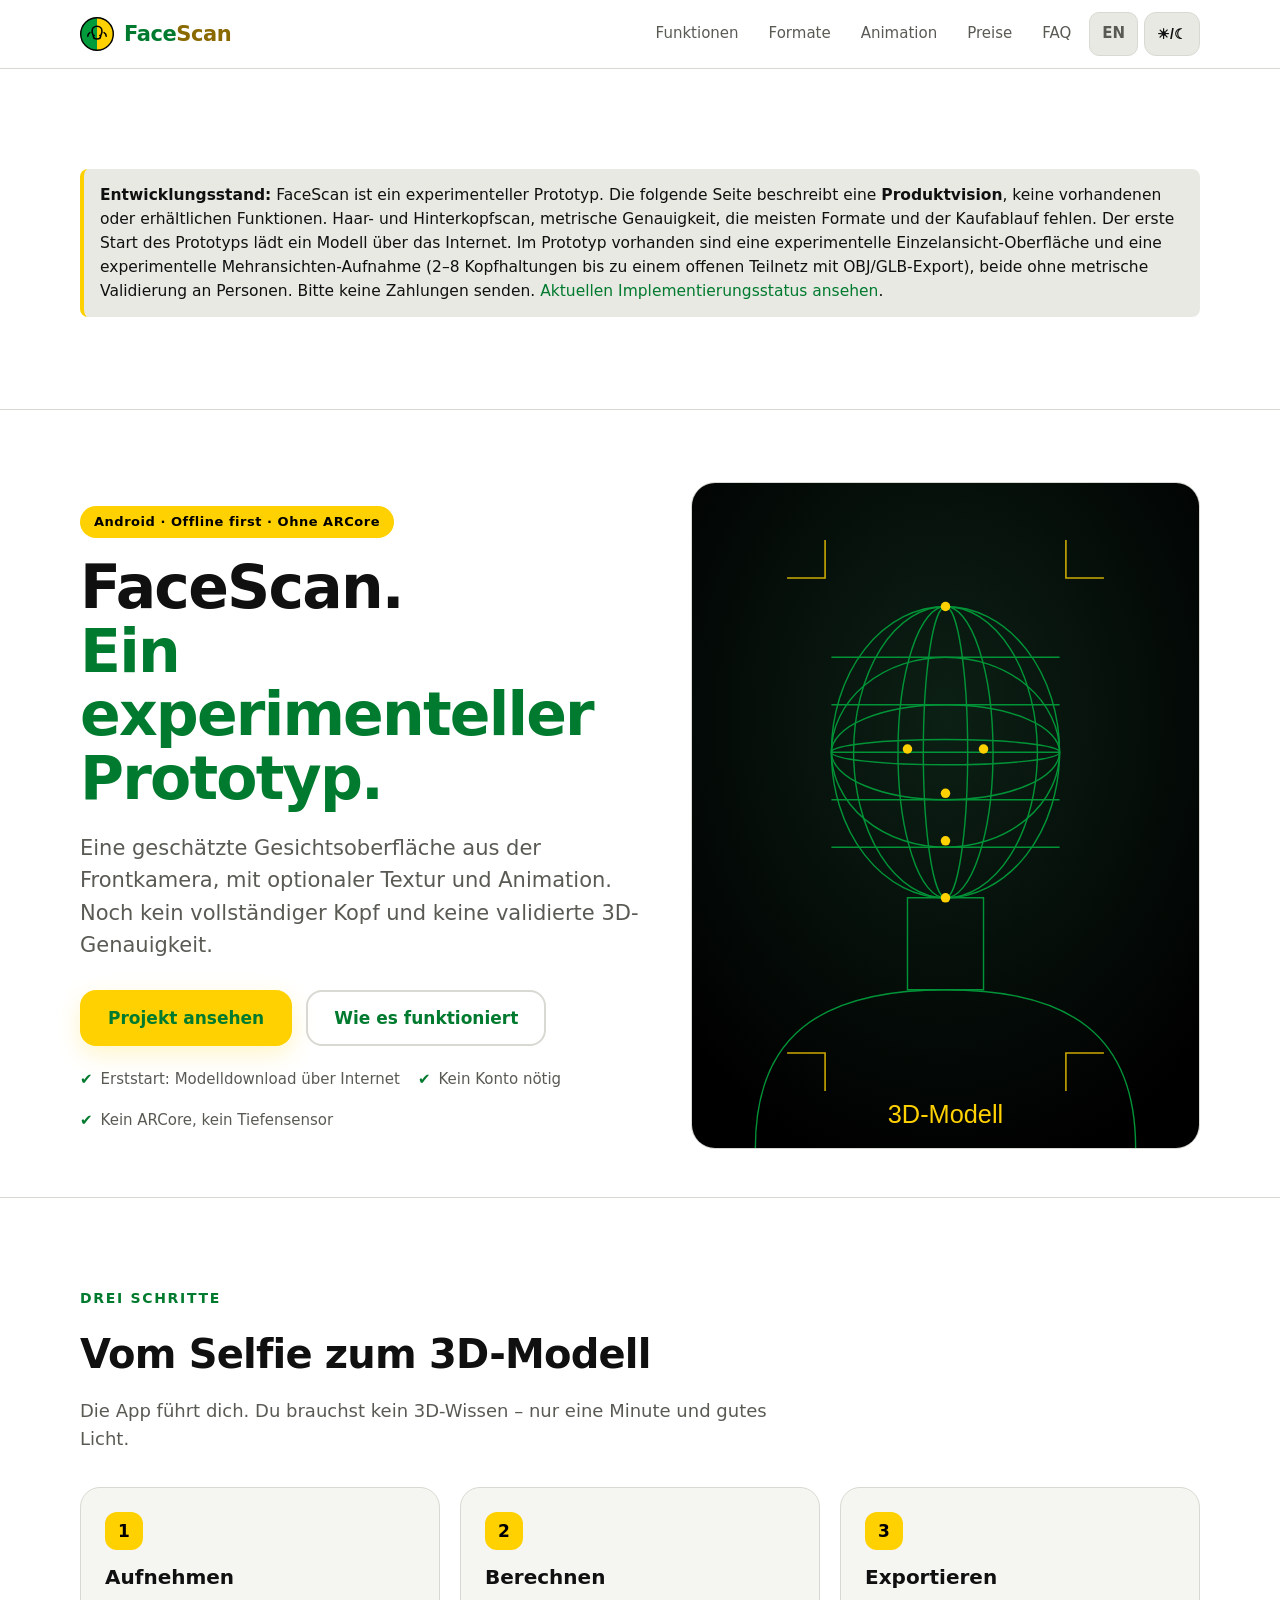
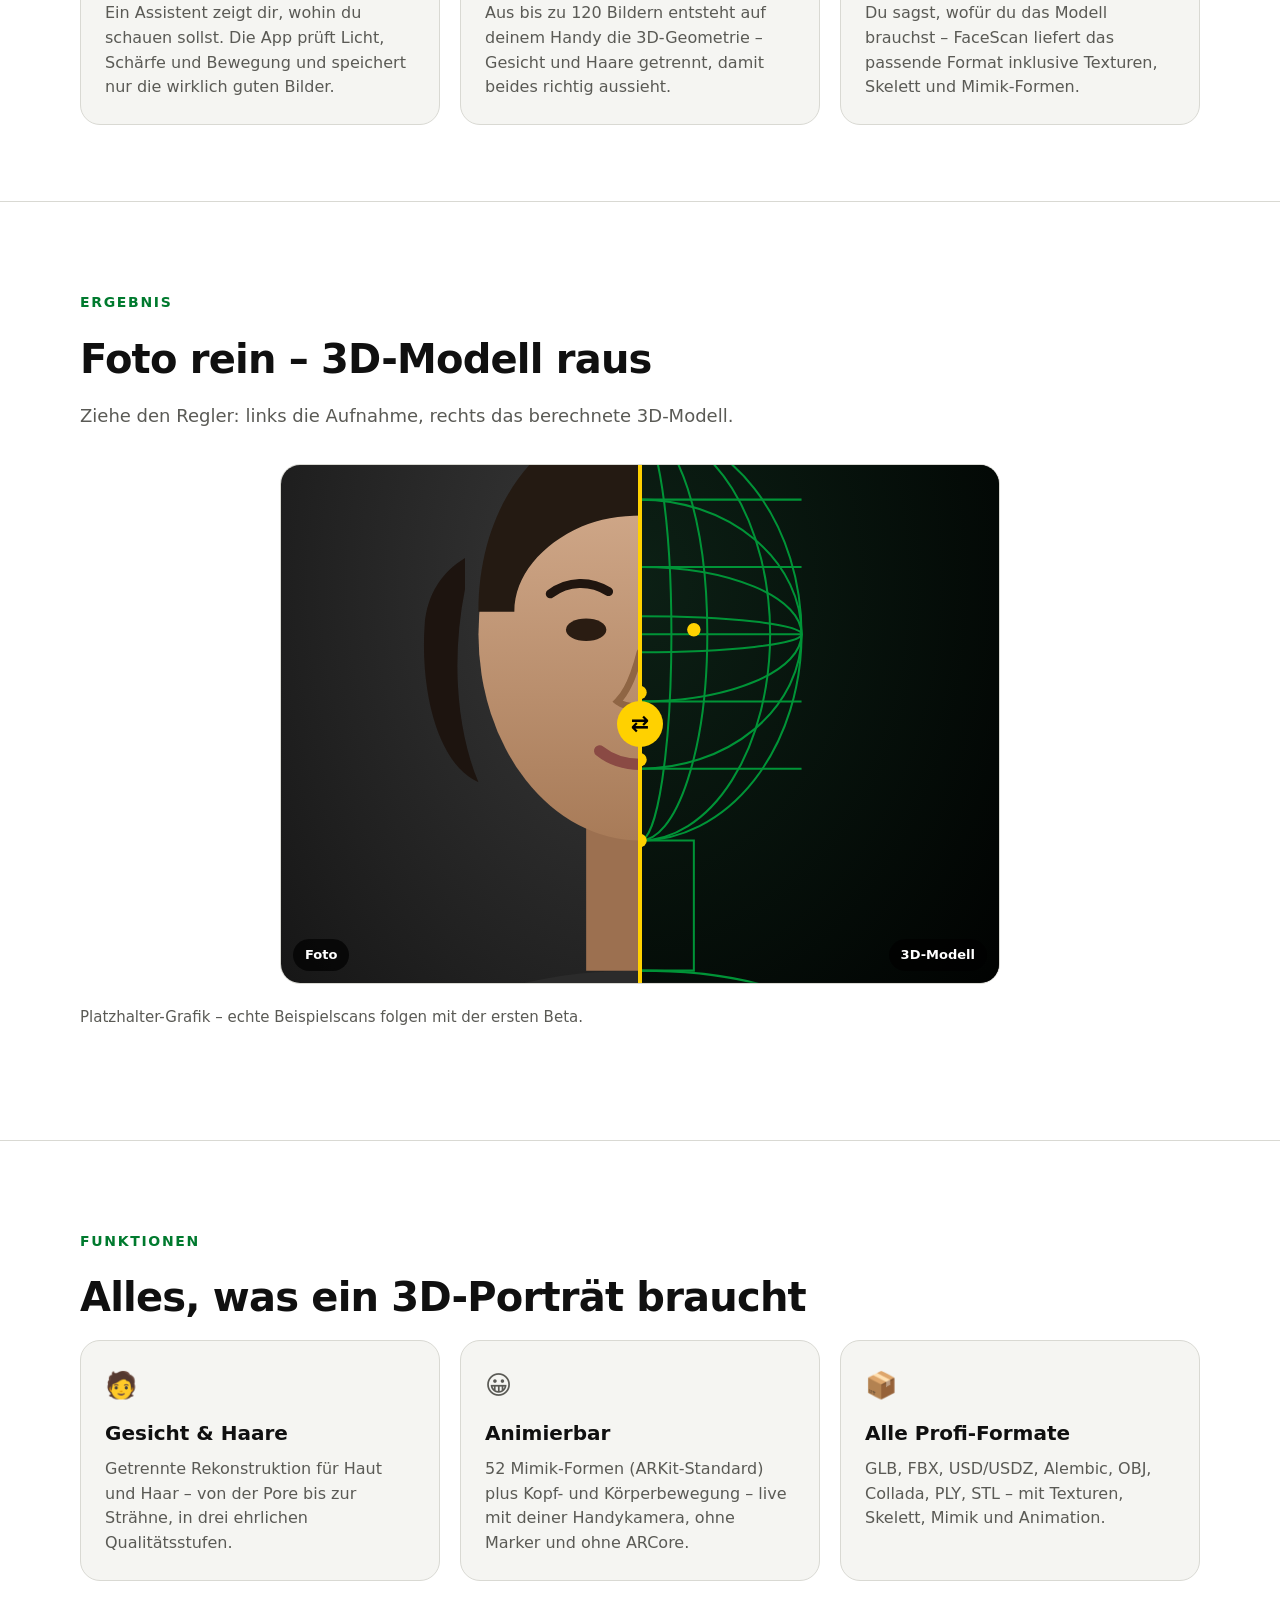
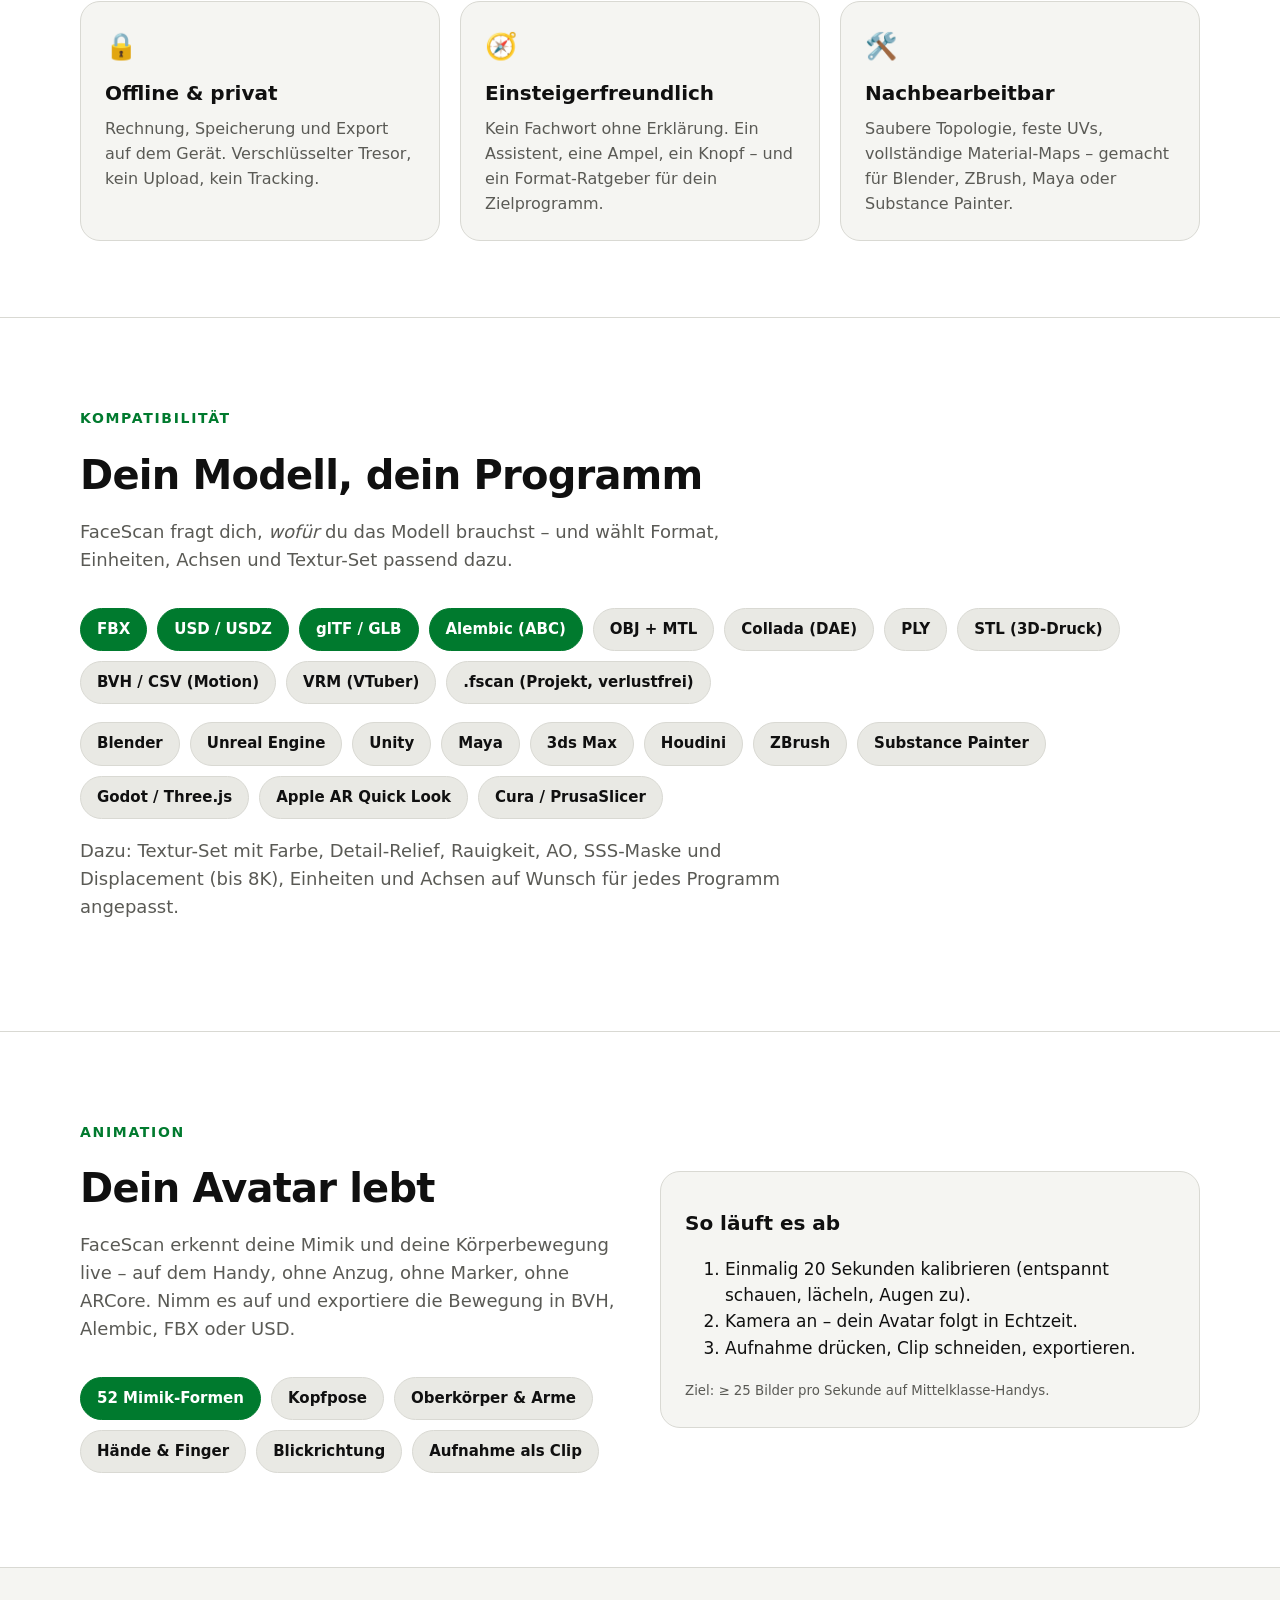
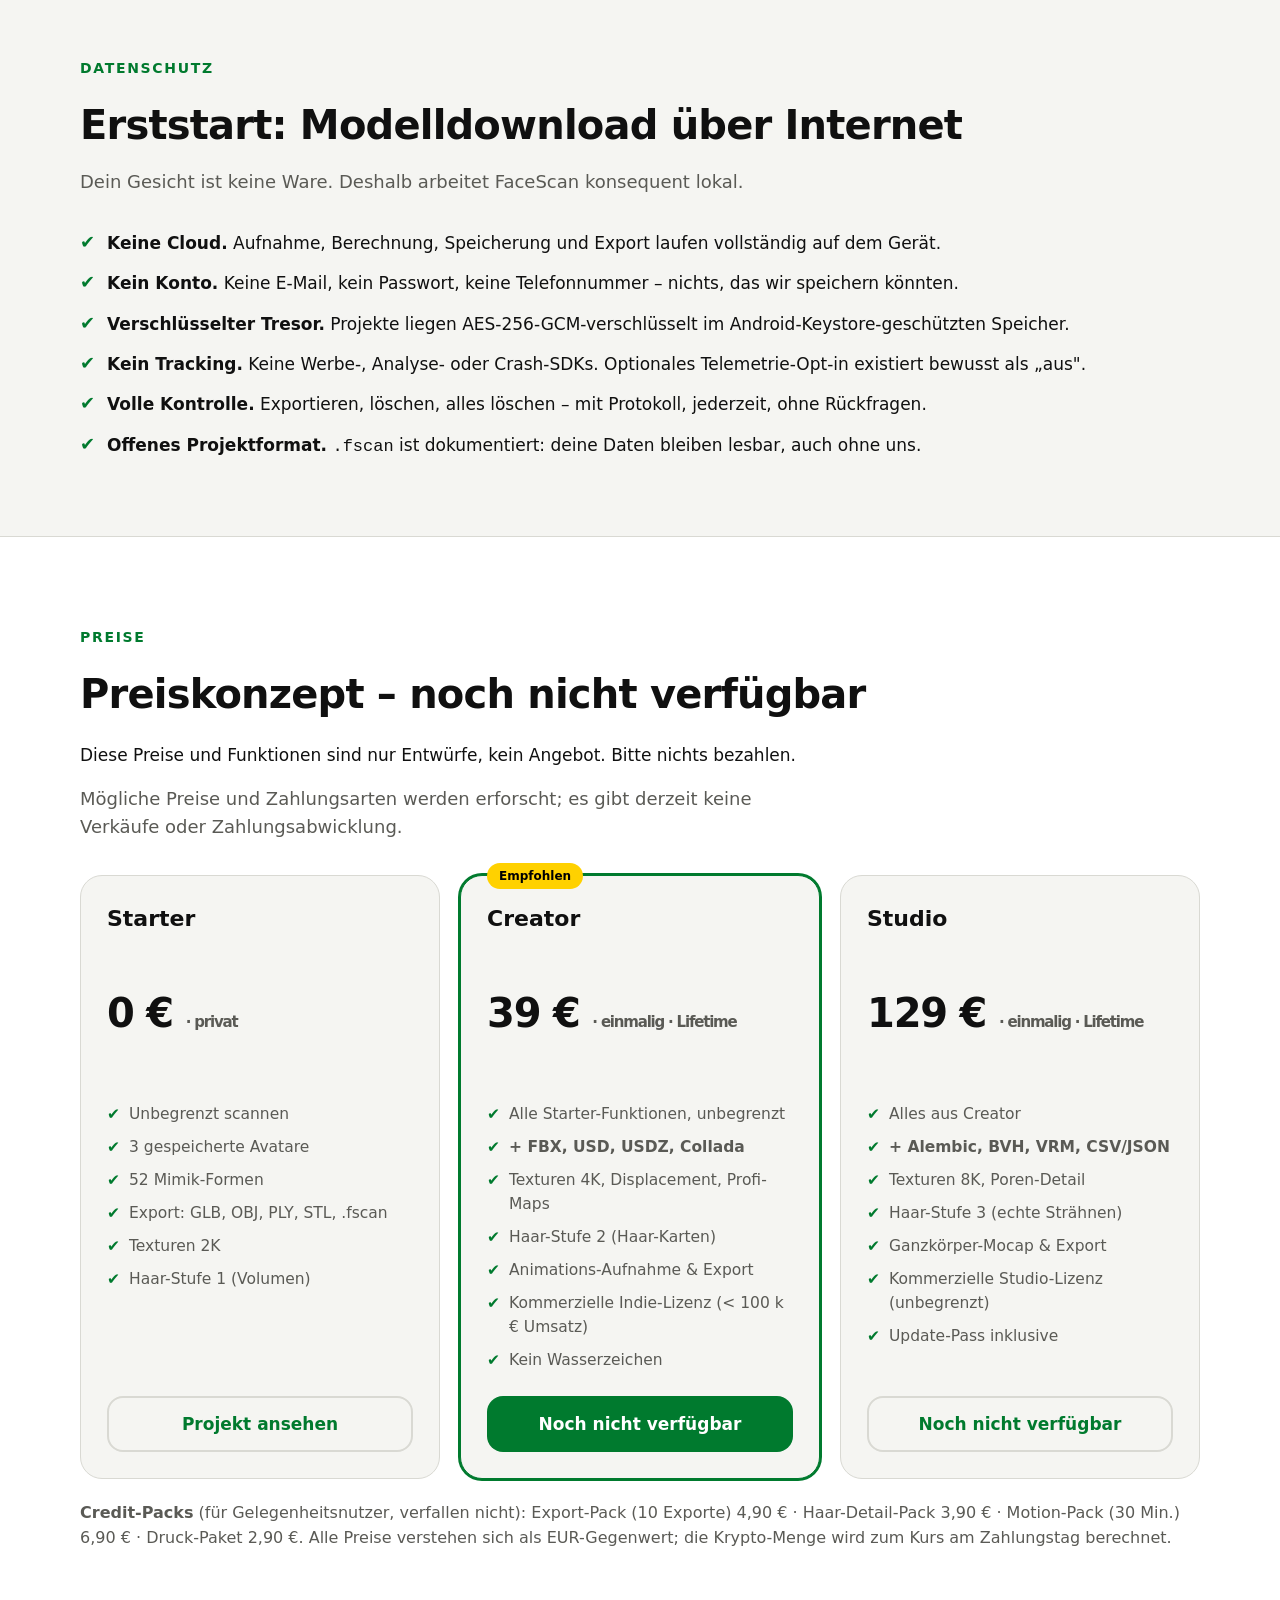
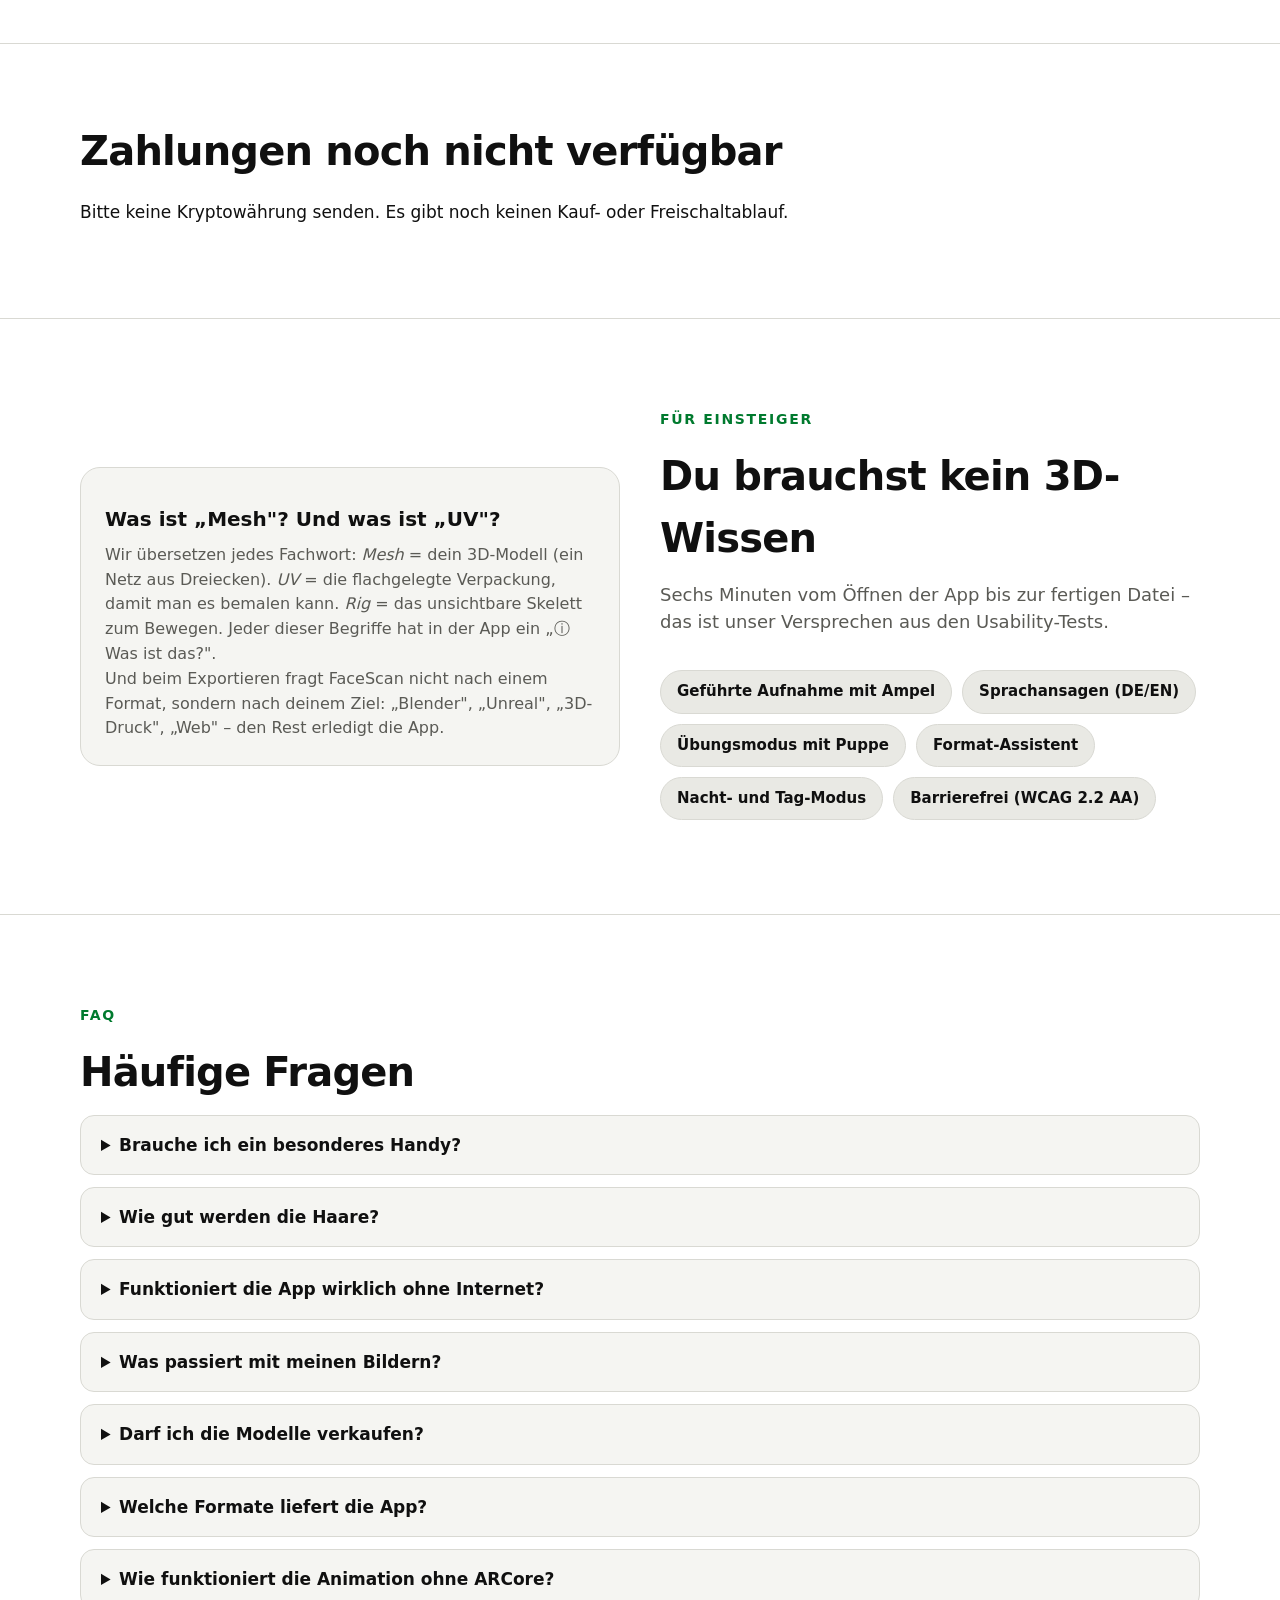
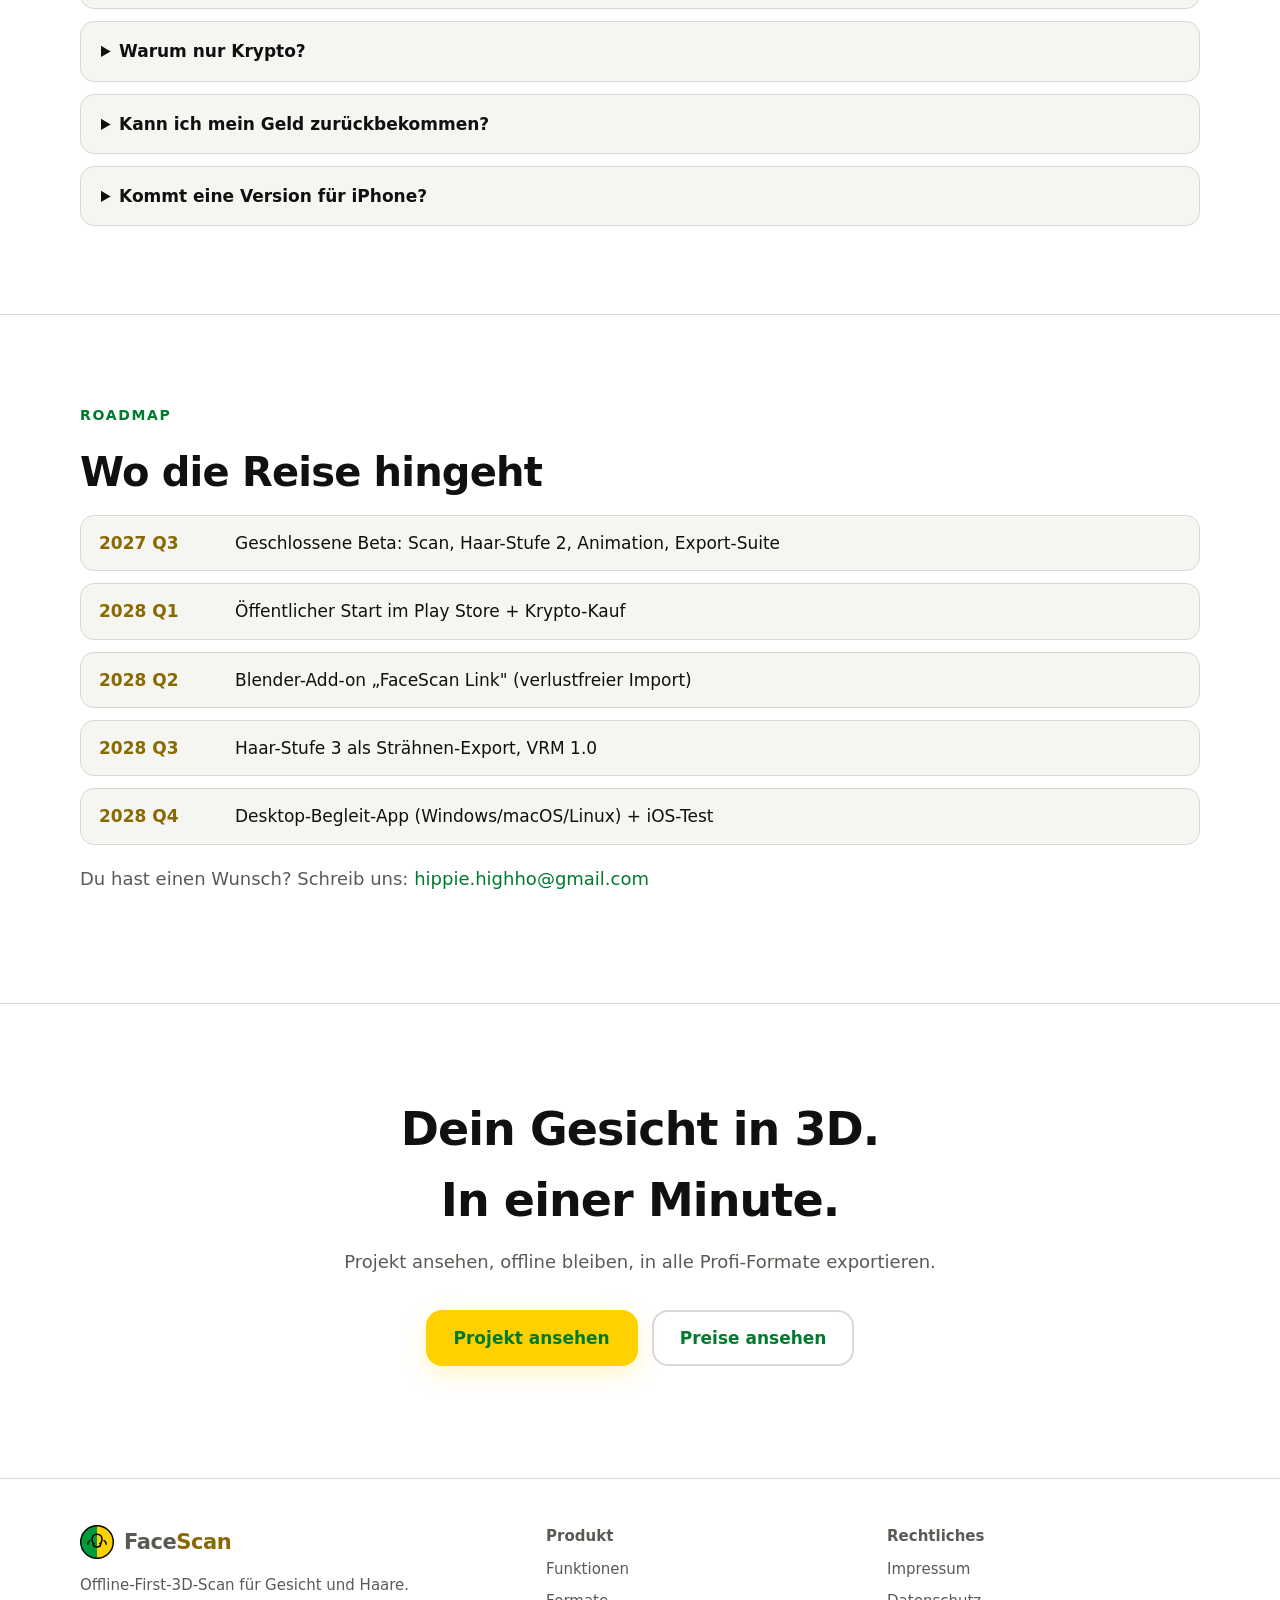
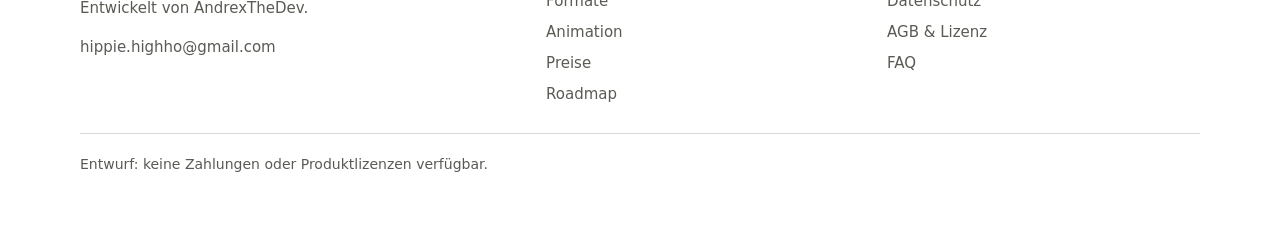
<file: landing/index.html>
<!DOCTYPE html>
<html lang="de" data-theme="dark">
<head>
<meta charset="utf-8">
<meta name="viewport" content="width=device-width, initial-scale=1">
<title>FaceScan – experimenteller Android-Gesichtsscan</title>
<meta name="description" content="Android-Prototyp für eine geschätzte Gesichtsoberfläche. Vollständiger 3D-Kopf und metrische Genauigkeit sind noch nicht verfügbar.">
<meta name="robots" content="noindex, nofollow">
<meta name="author" content="AndrexTheDev">
<link rel="canonical" href="https://facescan.app/">
<link rel="alternate" hreflang="de" href="https://facescan.app/">
<link rel="alternate" hreflang="en" href="https://facescan.app/en/">
<link rel="alternate" hreflang="x-default" href="https://facescan.app/">
<link rel="icon" href="assets/img/favicon.svg" type="image/svg+xml">
<meta property="og:type" content="website">
<meta property="og:title" content="FaceScan – 3D-Gesichtsscan offline (Android)">
<meta property="og:description" content="Android-Prototyp für eine geschätzte Gesichtsoberfläche. Vollständiger 3D-Kopf und metrische Genauigkeit sind noch nicht verfügbar.">
<meta property="og:image" content="https://facescan.app/assets/img/og-image.png">
<meta property="og:locale" content="de_DE">
<meta property="og:locale:alternate" content="en_US">
<meta name="twitter:card" content="summary_large_image">
<meta name="theme-color" content="#000000">
<link rel="stylesheet" href="assets/css/styles.css">
<script type="application/ld+json">
{
  "@context": "https://schema.org",
  "@type": "SoftwareApplication",
  "name": "FaceScan",
  "applicationCategory": "MultimediaApplication",
  "operatingSystem": "Android 10+",
  "description": "Android-Prototyp für eine geschätzte Gesichtsoberfläche. Vollständiger 3D-Kopf und metrische Genauigkeit sind noch nicht verfügbar.",
  "author": {
    "@type": "Person",
    "name": "AndrexTheDev"
  }
}
</script>
</head>
<body>
<a class="skip" href="#main">Zum Inhalt springen</a>

<header class="site-header">
  <div class="wrap header-inner">
    <a class="brand" href="index.html">
      <img src="assets/img/logo.svg" alt="FaceScan Logo" width="34" height="34">
      <span>Face<span class="dot">Scan</span></span>
    </a>
    <nav class="nav" aria-label="Hauptnavigation">
      <a href="#funktionen">Funktionen</a>
      <a href="#formate">Formate</a>
      <a href="#animation">Animation</a>
      <a href="#preise">Preise</a>
      <a href="#faq">FAQ</a>
      <a class="icon-btn" href="en/index.html" hreflang="en" lang="en" aria-label="Switch to English">EN</a>
      <button class="icon-btn" id="theme-toggle" type="button" aria-label="Zwischen Tag- und Nachtmodus wechseln">☀/☾</button>
    </nav>
  </div>
</header>

<main id="main">

  <section id="status"><div class="wrap"><p class="note"><strong>Entwicklungsstand:</strong> FaceScan ist ein experimenteller Prototyp. Die folgende Seite beschreibt eine <strong>Produktvision</strong>, keine vorhandenen oder erhältlichen Funktionen. Haar- und Hinterkopfscan, metrische Genauigkeit, die meisten Formate und der Kaufablauf fehlen. Der erste Start des Prototyps lädt ein Modell über das Internet. Im Prototyp vorhanden sind eine experimentelle Einzelansicht-Oberfläche und eine experimentelle Mehransichten-Aufnahme (2–8 Kopfhaltungen bis zu einem offenen Teilnetz mit OBJ/GLB-Export), beide ohne metrische Validierung an Personen. Bitte keine Zahlungen senden. <a href="https://github.com/AndrexTheDev/FaceScan/blob/main/docs/14-implementierungsstatus.md">Aktuellen Implementierungsstatus ansehen</a>.</p></div></section>

  <!-- HERO -->
  <section class="hero">
    <div class="wrap hero-grid">
      <div>
        <span class="eyebrow">Android · Offline first · Ohne ARCore</span>
        <h1>FaceScan.<br><em>Ein experimenteller Prototyp.</em></h1>
        <p class="lead">Eine geschätzte Gesichtsoberfläche aus der Frontkamera, mit optionaler Textur und Animation. Noch kein vollständiger Kopf und keine validierte 3D-Genauigkeit.</p>
        <div class="cta-row">
          <a class="btn btn-gold" href="https://github.com/AndrexTheDev/FaceScan">
            Projekt ansehen
          </a>
          <a class="btn btn-ghost" href="#wie">Wie es funktioniert</a>
        </div>
        <ul class="trust">
          <li><span class="tick">✔</span> Erststart: Modelldownload über Internet</li>
          <li><span class="tick">✔</span> Kein Konto nötig</li>
          <li><span class="tick">✔</span> Kein ARCore, kein Tiefensensor</li>
        </ul>
      </div>
      <div class="hero-art">
        <img src="assets/img/shot-render.svg" alt="FaceScan zeigt ein Gesicht als grünes 3D-Drahtgittermodell" width="320" height="420">
      </div>
    </div>
  </section>

  <!-- 3 SCHRITTE -->
  <section id="wie">
    <div class="wrap">
      <p class="kicker">Drei Schritte</p>
      <h2>Vom Selfie zum 3D-Modell</h2>
      <p class="section-lead">Die App führt dich. Du brauchst kein 3D-Wissen – nur eine Minute und gutes Licht.</p>
      <div class="grid grid-3">
        <article class="card">
          <span class="step-num">1</span>
          <h3>Aufnehmen</h3>
          <p>Ein Assistent zeigt dir, wohin du schauen sollst. Die App prüft Licht, Schärfe und Bewegung und
             speichert nur die wirklich guten Bilder.</p>
        </article>
        <article class="card">
          <span class="step-num">2</span>
          <h3>Berechnen</h3>
          <p>Aus bis zu 120 Bildern entsteht auf deinem Handy die 3D-Geometrie – Gesicht und Haare getrennt,
             damit beides richtig aussieht.</p>
        </article>
        <article class="card">
          <span class="step-num">3</span>
          <h3>Exportieren</h3>
          <p>Du sagst, wofür du das Modell brauchst – FaceScan liefert das passende Format inklusive Texturen,
             Skelett und Mimik-Formen.</p>
        </article>
      </div>
    </div>
  </section>

  <!-- VERGLEICH -->
  <section id="vergleich">
    <div class="wrap">
      <p class="kicker">Ergebnis</p>
      <h2>Foto rein – 3D-Modell raus</h2>
      <p class="section-lead">Ziehe den Regler: links die Aufnahme, rechts das berechnete 3D-Modell.</p>
      <div class="compare" id="compare">
        <img src="assets/img/shot-photo.svg" alt="Foto eines Gesichts" width="320" height="420">
        <img class="top" src="assets/img/shot-render.svg" alt="Dasselbe Gesicht als 3D-Drahtgitter" width="320" height="420">
        <span class="handle" aria-hidden="true"></span>
        <span class="tag left">Foto</span>
        <span class="tag right">3D-Modell</span>
        <input type="range" min="0" max="100" value="50" aria-label="Vergleich Foto zu 3D-Modell">
      </div>
      <p class="section-lead" style="margin-top:18px">
        <small>Platzhalter-Grafik – echte Beispielscans folgen mit der ersten Beta.</small>
      </p>
    </div>
  </section>

  <!-- FUNKTIONEN -->
  <section id="funktionen">
    <div class="wrap">
      <p class="kicker">Funktionen</p>
      <h2>Alles, was ein 3D-Porträt braucht</h2>
      <div class="grid grid-3">
        <article class="card"><p class="emo">🧑</p><h3>Gesicht &amp; Haare</h3>
          <p>Getrennte Rekonstruktion für Haut und Haar – von der Pore bis zur Strähne, in drei ehrlichen
             Qualitätsstufen.</p></article>
        <article class="card"><p class="emo">😀</p><h3>Animierbar</h3>
          <p>52 Mimik-Formen (ARKit-Standard) plus Kopf- und Körperbewegung – live mit deiner Handykamera,
             ohne Marker und ohne ARCore.</p></article>
        <article class="card"><p class="emo">📦</p><h3>Alle Profi-Formate</h3>
          <p>GLB, FBX, USD/USDZ, Alembic, OBJ, Collada, PLY, STL – mit Texturen, Skelett, Mimik und Animation.</p></article>
        <article class="card"><p class="emo">🔒</p><h3>Offline &amp; privat</h3>
          <p>Rechnung, Speicherung und Export auf dem Gerät. Verschlüsselter Tresor, kein Upload, kein Tracking.</p></article>
        <article class="card"><p class="emo">🧭</p><h3>Einsteigerfreundlich</h3>
          <p>Kein Fachwort ohne Erklärung. Ein Assistent, eine Ampel, ein Knopf – und ein Format-Ratgeber für
             dein Zielprogramm.</p></article>
        <article class="card"><p class="emo">🛠️</p><h3>Nachbearbeitbar</h3>
          <p>Saubere Topologie, feste UVs, vollständige Material-Maps – gemacht für Blender, ZBrush, Maya oder
             Substance Painter.</p></article>
      </div>
    </div>
  </section>

  <!-- FORMATE -->
  <section id="formate">
    <div class="wrap">
      <p class="kicker">Kompatibilität</p>
      <h2>Dein Modell, dein Programm</h2>
      <p class="section-lead">FaceScan fragt dich, <em>wofür</em> du das Modell brauchst – und wählt Format,
         Einheiten, Achsen und Textur-Set passend dazu.</p>
      <ul class="chips">
        <li class="strong">FBX</li><li class="strong">USD / USDZ</li><li class="strong">glTF / GLB</li>
        <li class="strong">Alembic (ABC)</li><li>OBJ + MTL</li><li>Collada (DAE)</li><li>PLY</li><li>STL (3D-Druck)</li>
        <li>BVH / CSV (Motion)</li><li>VRM (VTuber)</li><li>.fscan (Projekt, verlustfrei)</li>
      </ul>
      <ul class="chips">
        <li>Blender</li><li>Unreal Engine</li><li>Unity</li><li>Maya</li><li>3ds Max</li><li>Houdini</li>
        <li>ZBrush</li><li>Substance Painter</li><li>Godot / Three.js</li><li>Apple AR Quick Look</li>
        <li>Cura / PrusaSlicer</li>
      </ul>
      <p class="section-lead">Dazu: Textur-Set mit Farbe, Detail-Relief, Rauigkeit, AO, SSS-Maske und
         Displacement (bis 8K), Einheiten und Achsen auf Wunsch für jedes Programm angepasst.</p>
    </div>
  </section>

  <!-- ANIMATION -->
  <section id="animation">
    <div class="wrap grid grid-2" style="align-items:center;gap:40px">
      <div>
        <p class="kicker">Animation</p>
        <h2>Dein Avatar lebt</h2>
        <p class="section-lead">
          FaceScan erkennt deine Mimik und deine Körperbewegung live – auf dem Handy, ohne Anzug, ohne Marker,
          ohne ARCore. Nimm es auf und exportiere die Bewegung in BVH, Alembic, FBX oder USD.
        </p>
        <ul class="chips">
          <li class="strong">52 Mimik-Formen</li><li>Kopfpose</li><li>Oberkörper &amp; Arme</li>
          <li>Hände &amp; Finger</li><li>Blickrichtung</li><li>Aufnahme als Clip</li>
        </ul>
      </div>
      <div class="card">
        <h3>So läuft es ab</h3>
        <ol>
          <li>Einmalig 20 Sekunden kalibrieren (entspannt schauen, lächeln, Augen zu).</li>
          <li>Kamera an – dein Avatar folgt in Echtzeit.</li>
          <li>Aufnahme drücken, Clip schneiden, exportieren.</li>
        </ol>
        <p><small>Ziel: ≥ 25 Bilder pro Sekunde auf Mittelklasse-Handys.</small></p>
      </div>
    </div>
  </section>

  <!-- DATENSCHUTZ -->
  <section id="datenschutz" class="privacy">
    <div class="wrap">
      <p class="kicker">Datenschutz</p>
      <h2>Erststart: Modelldownload über Internet</h2>
      <p class="section-lead">Dein Gesicht ist keine Ware. Deshalb arbeitet FaceScan konsequent lokal.</p>
      <ul class="privacy-list">
        <li><span class="tick">✔</span><span><strong>Keine Cloud.</strong> Aufnahme, Berechnung, Speicherung
          und Export laufen vollständig auf dem Gerät.</span></li>
        <li><span class="tick">✔</span><span><strong>Kein Konto.</strong> Keine E-Mail, kein Passwort, keine
          Telefonnummer – nichts, das wir speichern könnten.</span></li>
        <li><span class="tick">✔</span><span><strong>Verschlüsselter Tresor.</strong> Projekte liegen
          AES-256-GCM-verschlüsselt im Android-Keystore-geschützten Speicher.</span></li>
        <li><span class="tick">✔</span><span><strong>Kein Tracking.</strong> Keine Werbe-, Analyse- oder
          Crash-SDKs. Optionales Telemetrie-Opt-in existiert bewusst als „aus".</span></li>
        <li><span class="tick">✔</span><span><strong>Volle Kontrolle.</strong> Exportieren, löschen,
          alles löschen – mit Protokoll, jederzeit, ohne Rückfragen.</span></li>
        <li><span class="tick">✔</span><span><strong>Offenes Projektformat.</strong> <code>.fscan</code> ist
          dokumentiert: deine Daten bleiben lesbar, auch ohne uns.</span></li>
      </ul>
    </div>
  </section>

  <!-- PREISE -->
  <section id="preise">
    <div class="wrap">
      <p class="kicker">Preise</p>
      <h2>Preiskonzept – noch nicht verfügbar</h2><p>Diese Preise und Funktionen sind nur Entwürfe, kein Angebot. Bitte nichts bezahlen.</p>
      <p class="section-lead">Mögliche Preise und Zahlungsarten werden erforscht; es gibt derzeit keine Verkäufe oder Zahlungsabwicklung.</p>

      <div class="price-grid">
        <article class="tier">
          <h3>Starter</h3>
          <p class="price">0 € <small> · privat</small></p>
          <ul>
            <li><span class="tick">✔</span> Unbegrenzt scannen</li>
            <li><span class="tick">✔</span> 3 gespeicherte Avatare</li>
            <li><span class="tick">✔</span> 52 Mimik-Formen</li>
            <li><span class="tick">✔</span> Export: GLB, OBJ, PLY, STL, .fscan</li>
            <li><span class="tick">✔</span> Texturen 2K</li>
            <li><span class="tick">✔</span> Haar-Stufe 1 (Volumen)</li>
          </ul>
          <a class="btn btn-ghost" href="https://github.com/AndrexTheDev/FaceScan">Projekt ansehen</a>
        </article>

        <article class="tier featured">
          <span class="badge">Empfohlen</span>
          <h3>Creator</h3>
          <p class="price">39 € <small> · einmalig · Lifetime</small></p>
          <ul>
            <li><span class="tick">✔</span> Alle Starter-Funktionen, unbegrenzt</li>
            <li><span class="tick">✔</span> <strong>+ FBX, USD, USDZ, Collada</strong></li>
            <li><span class="tick">✔</span> Texturen 4K, Displacement, Profi-Maps</li>
            <li><span class="tick">✔</span> Haar-Stufe 2 (Haar-Karten)</li>
            <li><span class="tick">✔</span> Animations-Aufnahme &amp; Export</li>
            <li><span class="tick">✔</span> Kommerzielle Indie-Lizenz (&lt; 100 k € Umsatz)</li>
            <li><span class="tick">✔</span> Kein Wasserzeichen</li>
          </ul>
          <a class="btn btn-green" href="#krypto">Noch nicht verfügbar</a>
        </article>

        <article class="tier">
          <h3>Studio</h3>
          <p class="price">129 € <small> · einmalig · Lifetime</small></p>
          <ul>
            <li><span class="tick">✔</span> Alles aus Creator</li>
            <li><span class="tick">✔</span> <strong>+ Alembic, BVH, VRM, CSV/JSON</strong></li>
            <li><span class="tick">✔</span> Texturen 8K, Poren-Detail</li>
            <li><span class="tick">✔</span> Haar-Stufe 3 (echte Strähnen)</li>
            <li><span class="tick">✔</span> Ganzkörper-Mocap &amp; Export</li>
            <li><span class="tick">✔</span> Kommerzielle Studio-Lizenz (unbegrenzt)</li>
            <li><span class="tick">✔</span> Update-Pass inklusive</li>
          </ul>
          <a class="btn btn-ghost" href="#krypto">Noch nicht verfügbar</a>
        </article>
      </div>

      <p class="credits">
        <strong>Credit-Packs</strong> (für Gelegenheitsnutzer, verfallen nicht): Export-Pack (10 Exporte) 4,90 € ·
        Haar-Detail-Pack 3,90 € · Motion-Pack (30 Min.) 6,90 € · Druck-Paket 2,90 €.
        Alle Preise verstehen sich als EUR-Gegenwert; die Krypto-Menge wird zum Kurs am Zahlungstag berechnet.
      </p>
    </div>
  </section>

  <section id="krypto"><div class="wrap"><h2>Zahlungen noch nicht verfügbar</h2><p>Bitte keine Kryptowährung senden. Es gibt noch keinen Kauf- oder Freischaltablauf.</p></div></section>

  <!-- EINSTEIGER -->
  <section id="einsteiger">
    <div class="wrap grid grid-2" style="align-items:center;gap:40px">
      <div class="card">
        <h3>Was ist „Mesh"? Und was ist „UV"?</h3>
        <p>Wir übersetzen jedes Fachwort: <em>Mesh</em> = dein 3D-Modell (ein Netz aus Dreiecken).
          <em>UV</em> = die flachgelegte Verpackung, damit man es bemalen kann.
          <em>Rig</em> = das unsichtbare Skelett zum Bewegen.
          Jeder dieser Begriffe hat in der App ein „ⓘ Was ist das?".</p>
        <p>Und beim Exportieren fragt FaceScan nicht nach einem Format, sondern nach deinem Ziel:
          „Blender", „Unreal", „3D-Druck", „Web" – den Rest erledigt die App.</p>
      </div>
      <div>
        <p class="kicker">Für Einsteiger</p>
        <h2>Du brauchst kein 3D-Wissen</h2>
        <p class="section-lead">Sechs Minuten vom Öffnen der App bis zur fertigen Datei – das ist unser
          Versprechen aus den Usability-Tests.</p>
        <ul class="chips">
          <li>Geführte Aufnahme mit Ampel</li><li>Sprachansagen (DE/EN)</li><li>Übungsmodus mit Puppe</li>
          <li>Format-Assistent</li><li>Nacht- und Tag-Modus</li><li>Barrierefrei (WCAG 2.2 AA)</li>
        </ul>
      </div>
    </div>
  </section>

  <!-- FAQ -->
  <section id="faq">
    <div class="wrap">
      <p class="kicker">FAQ</p>
      <h2>Häufige Fragen</h2>
      <details><summary>Brauche ich ein besonderes Handy?</summary>
        <p>Android ab Version 10. Auf Mittelklasse-Geräten läuft der Standard-Scan in etwa drei Minuten, auf
           Flaggschiffen schneller. Ein Tiefensensor oder ARCore wird <strong>nicht</strong> benötigt.</p></details>
      <details><summary>Wie gut werden die Haare?</summary>
        <p>Ehrlich: einzelne Haare aus Handy-Fotos zu rekonstruieren, schafft weltweit niemand verlässlich.
           FaceScan arbeitet deshalb in drei Stufen: Volumen (kostenlos), Haar-Karten mit Strähnenstruktur
           (Creator) und echte Strähnen-Kurven (Studio). Welche Stufe möglich ist, sagt dir die App vorher.</p></details>
      <details><summary>Funktioniert die App wirklich ohne Internet?</summary>
        <p>Ja. Scannen, Berechnen, Animieren und Exportieren laufen komplett auf dem Gerät. Netz braucht die App
           nur, wenn du etwas kaufen willst – und selbst dann bleibt sie voll nutzbar.</p></details>
      <details><summary>Was passiert mit meinen Bildern?</summary>
        <p>Sie bleiben auf deinem Handy, verschlüsselt im App-Tresor. Du entscheidest, ob die Quellbilder nach
           dem Scan behalten oder gelöscht werden. Es gibt keinen Upload und kein Konto.</p></details>
      <details><summary>Darf ich die Modelle verkaufen?</summary>
        <p>Mit Creator für eigene kommerzielle Projekte bis 100.000 € Jahresumsatz, mit Studio unbegrenzt.
           Nicht erlaubt sind biometrische Identifikation, Überwachung sowie täuschende oder herabwürdigende
           Darstellungen – und du brauchst die Einwilligung der abgebildeten Person (dafür gibt es einen
           Model-Release-Generator in der App).</p></details>
      <details><summary>Welche Formate liefert die App?</summary>
        <p>GLB, OBJ+MTL, PLY, STL (kostenlos), FBX, USD, USDZ, Collada (Creator), Alembic, BVH, VRM, CSV/JSON
           (Studio) – jeweils mit Textur-Set, auf Wunsch mit Skelett, Mimik-Formen und Animation.</p></details>
      <details><summary>Wie funktioniert die Animation ohne ARCore?</summary>
        <p>FaceScan nutzt on-device Gesichts- und Körper-Erkennung: 478 Punkte im Gesicht, 52 Mimik-Werte,
           33 Körper-Punkte in echten Metern. Daraus werden dein Avatar und seine Bewegung berechnet – ohne
           Marker, ohne Anzug, ohne Google-Play-Dienste.</p></details>
      <details><summary>Warum nur Krypto?</summary>
        <p>Weil es zum Produkt passt: keine Konten, keine Kartendaten, keine Rückbuchungen, keine
           Zahlungsdienstleister in der Kette. Als Bonus geben wir die ersparten Gebühren als 20 % Rabatt
           weiter.</p></details>
      <details><summary>Kann ich mein Geld zurückbekommen?</summary>
        <p>Ja. 14 Tage freiwillige Rückgabe an die Absenderadresse – abzüglich der Netzwerkgebühren. Schreib
           uns einfach mit deiner Transaktions-ID.</p></details>
      <details><summary>Kommt eine Version für iPhone?</summary>
        <p>Es ist nach dem Android-Start geplant. Der Rechenkern ist in C++ geschrieben und kann
           wiederverwendet werden – Aufwand bleibt trotzdem, vor allem bei Kamera und Freigabe.</p></details>
    </div>
  </section>

  <!-- ROADMAP -->
  <section id="roadmap">
    <div class="wrap">
      <p class="kicker">Roadmap</p>
      <h2>Wo die Reise hingeht</h2>
      <div class="roadmap">
        <div class="row"><span class="when">2027 Q3</span><span>Geschlossene Beta: Scan, Haar-Stufe 2, Animation, Export-Suite</span></div>
        <div class="row"><span class="when">2028 Q1</span><span>Öffentlicher Start im Play Store + Krypto-Kauf</span></div>
        <div class="row"><span class="when">2028 Q2</span><span>Blender-Add-on „FaceScan Link" (verlustfreier Import)</span></div>
        <div class="row"><span class="when">2028 Q3</span><span>Haar-Stufe 3 als Strähnen-Export, VRM 1.0</span></div>
        <div class="row"><span class="when">2028 Q4</span><span>Desktop-Begleit-App (Windows/macOS/Linux) + iOS-Test</span></div>
      </div>
      <p class="section-lead" style="margin-top:20px">Du hast einen Wunsch? Schreib uns:
        <a href="mailto:hippie.highho@gmail.com">hippie.highho@gmail.com</a></p>
    </div>
  </section>

  <!-- FINAL CTA -->
  <section class="final">
    <div class="wrap">
      <h2>Dein Gesicht in 3D.<br>In einer Minute.</h2>
      <p class="section-lead" style="margin-inline:auto">Projekt ansehen, offline bleiben, in alle Profi-Formate exportieren.</p>
      <div class="cta-row">
        <a class="btn btn-gold" href="https://github.com/AndrexTheDev/FaceScan">Projekt ansehen</a>
        <a class="btn btn-ghost" href="#preise">Preise ansehen</a>
      </div>
    </div>
  </section>
</main>

<footer class="site-footer">
  <div class="wrap">
    <div class="footer-grid">
      <div>
        <a class="brand" href="index.html">
          <img src="assets/img/logo.svg" alt="" width="30" height="30">
          <span>Face<span class="dot">Scan</span></span>
        </a>
        <p>Offline-First-3D-Scan für Gesicht und Haare.<br>Entwickelt von AndrexTheDev.</p>
        <p><a href="mailto:hippie.highho@gmail.com">hippie.highho@gmail.com</a></p>
      </div>
      <div>
        <strong>Produkt</strong>
        <ul>
          <li><a href="#funktionen">Funktionen</a></li>
          <li><a href="#formate">Formate</a></li>
          <li><a href="#animation">Animation</a></li>
          <li><a href="#preise">Preise</a></li>
          <li><a href="#roadmap">Roadmap</a></li>
        </ul>
      </div>
      <div>
        <strong>Rechtliches</strong>
        <ul>
          <li><a href="impressum/index.html">Impressum</a></li>
          <li><a href="privacy/index.html">Datenschutz</a></li>
          <li><a href="terms/index.html">AGB &amp; Lizenz</a></li>
          <li><a href="#faq">FAQ</a></li>
        </ul>
      </div>
    </div>
    <p class="legal-note">Entwurf: keine Zahlungen oder Produktlizenzen verfügbar.</p>
  </div>
</footer>

<script src="assets/js/main.js" defer></script>
</body>
</html>
</file>
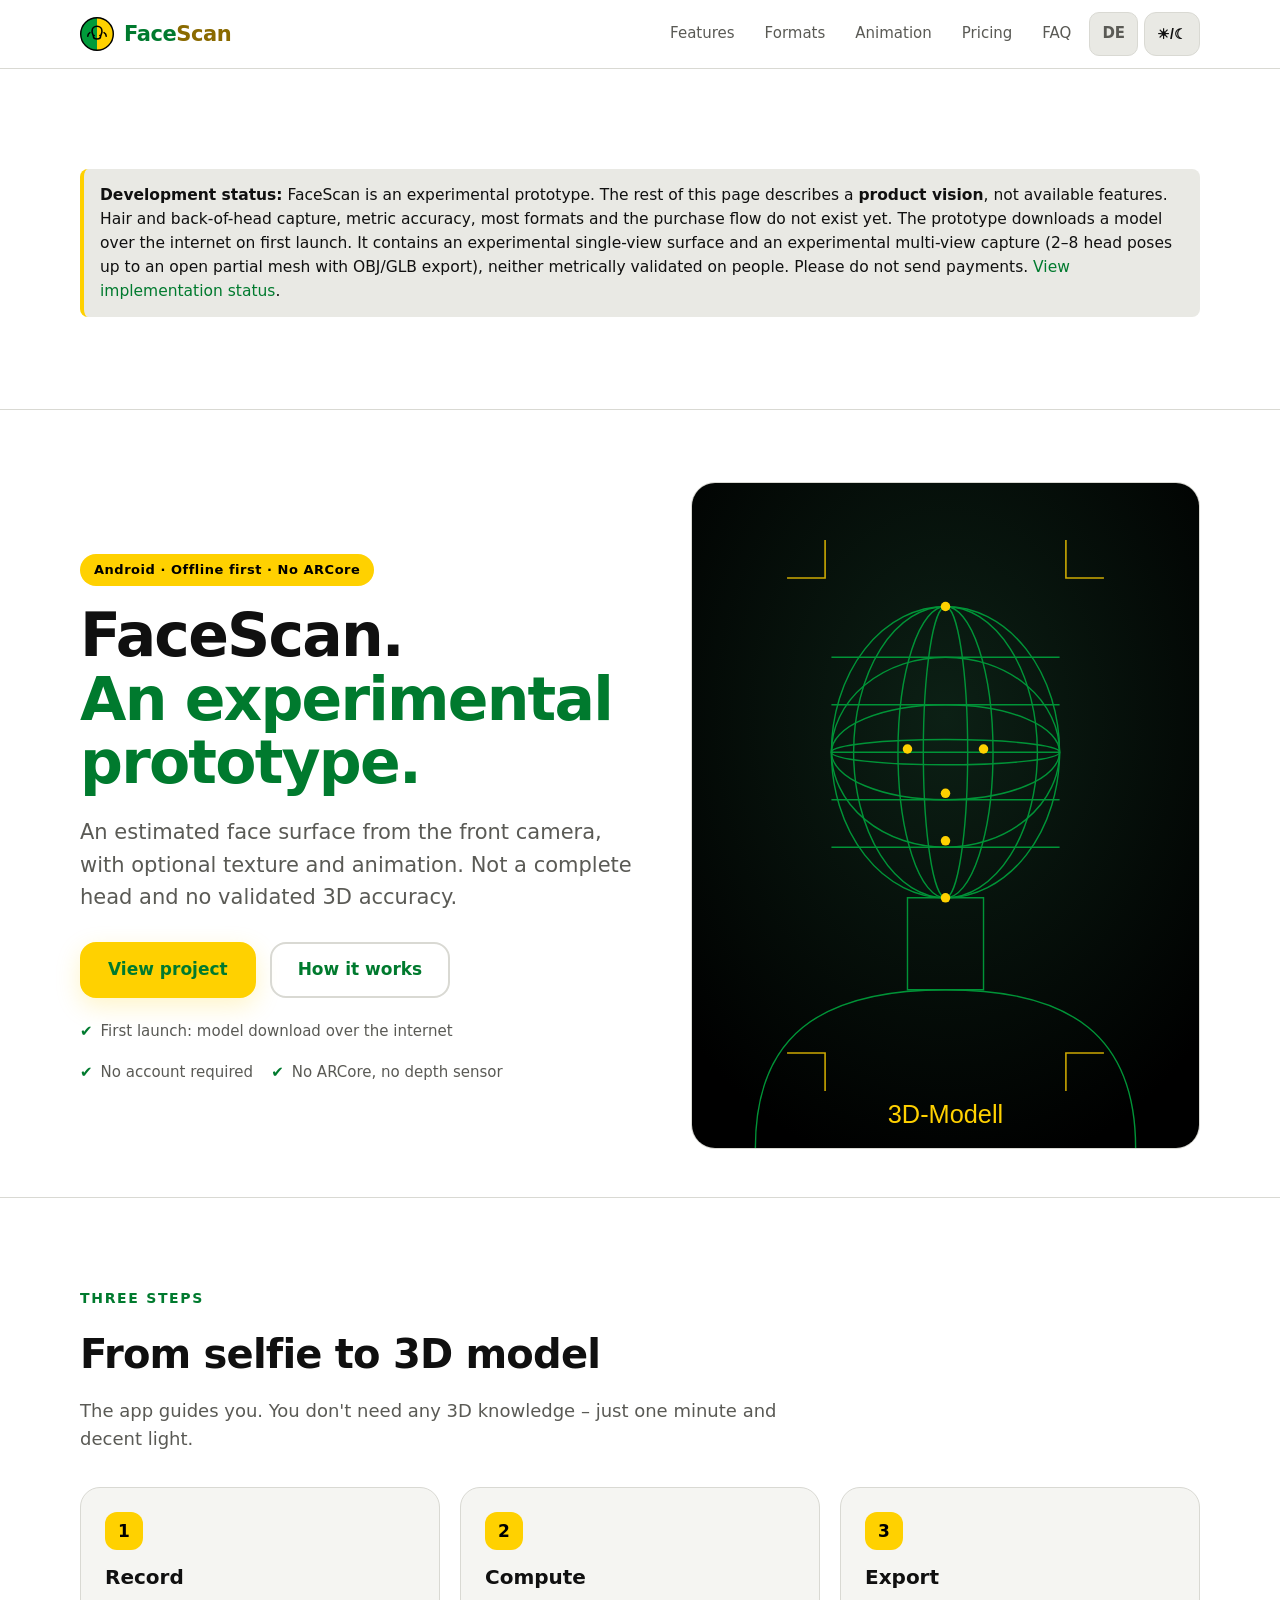
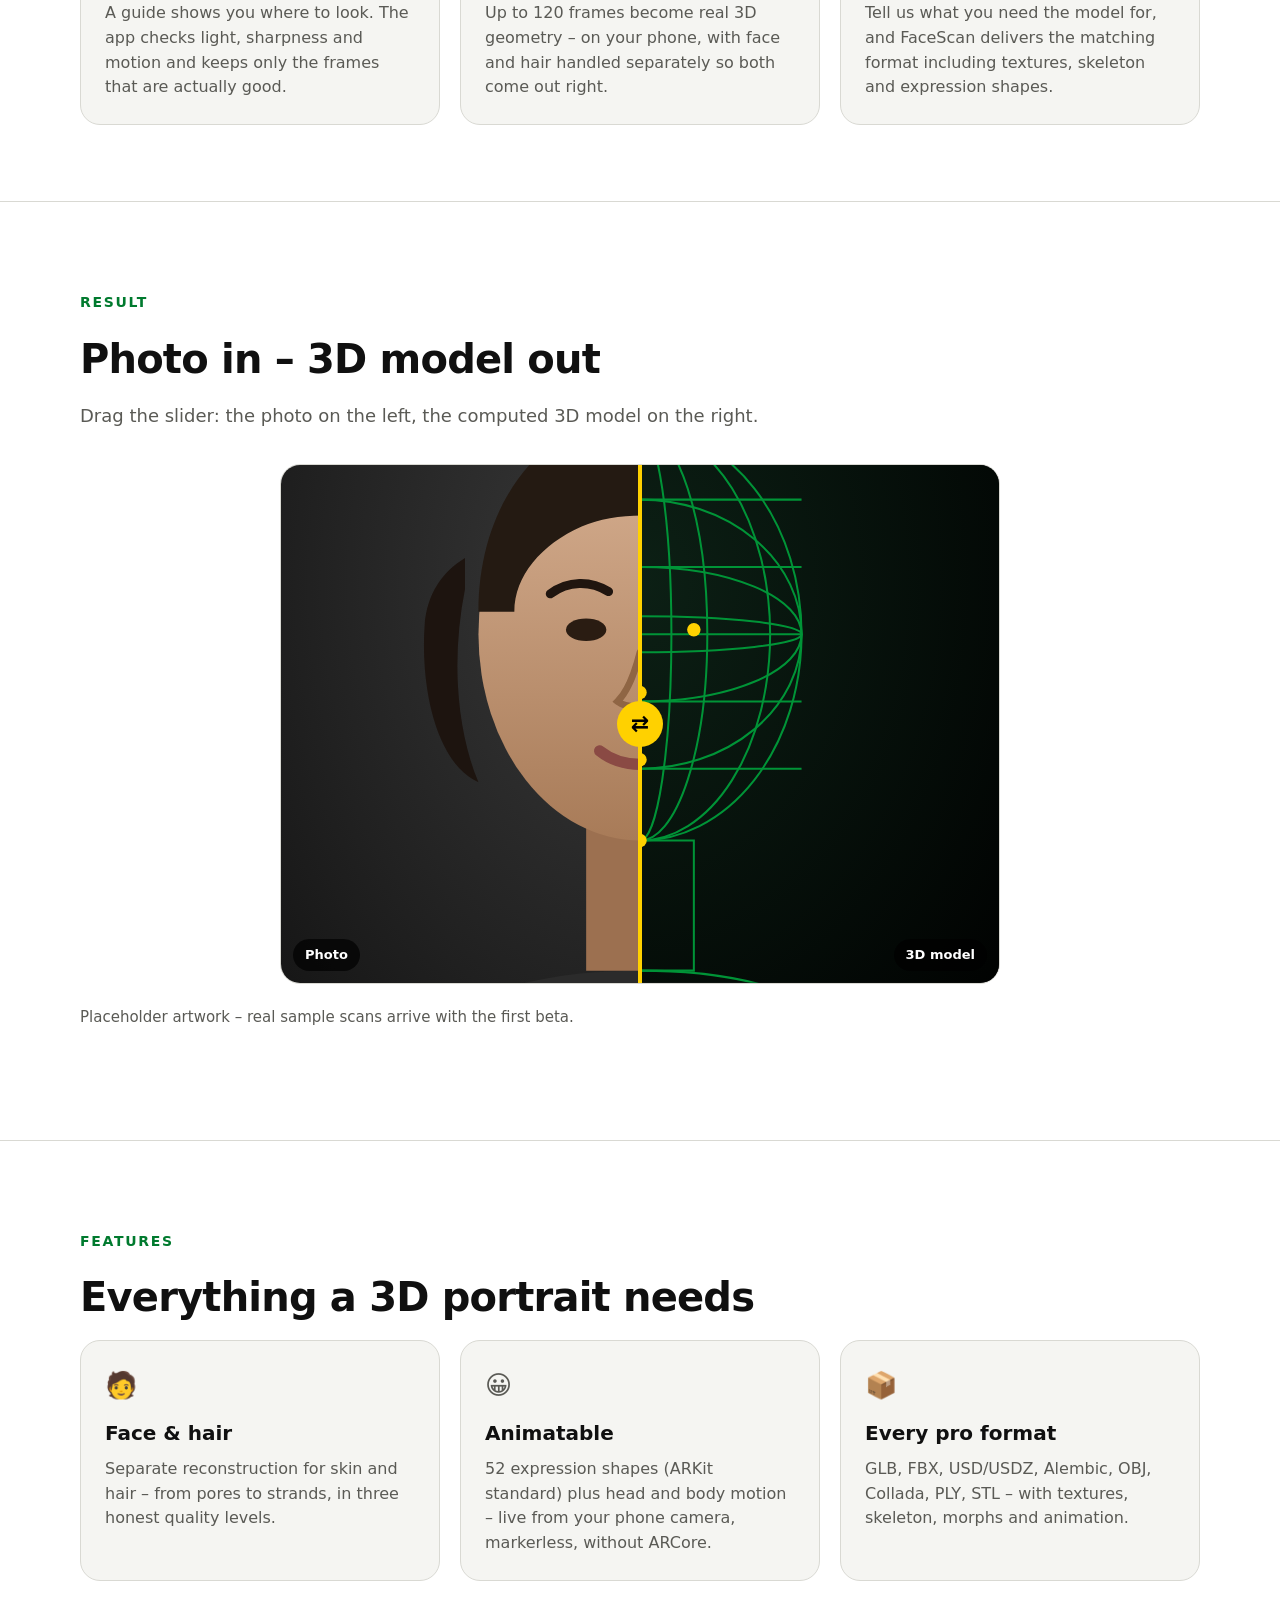
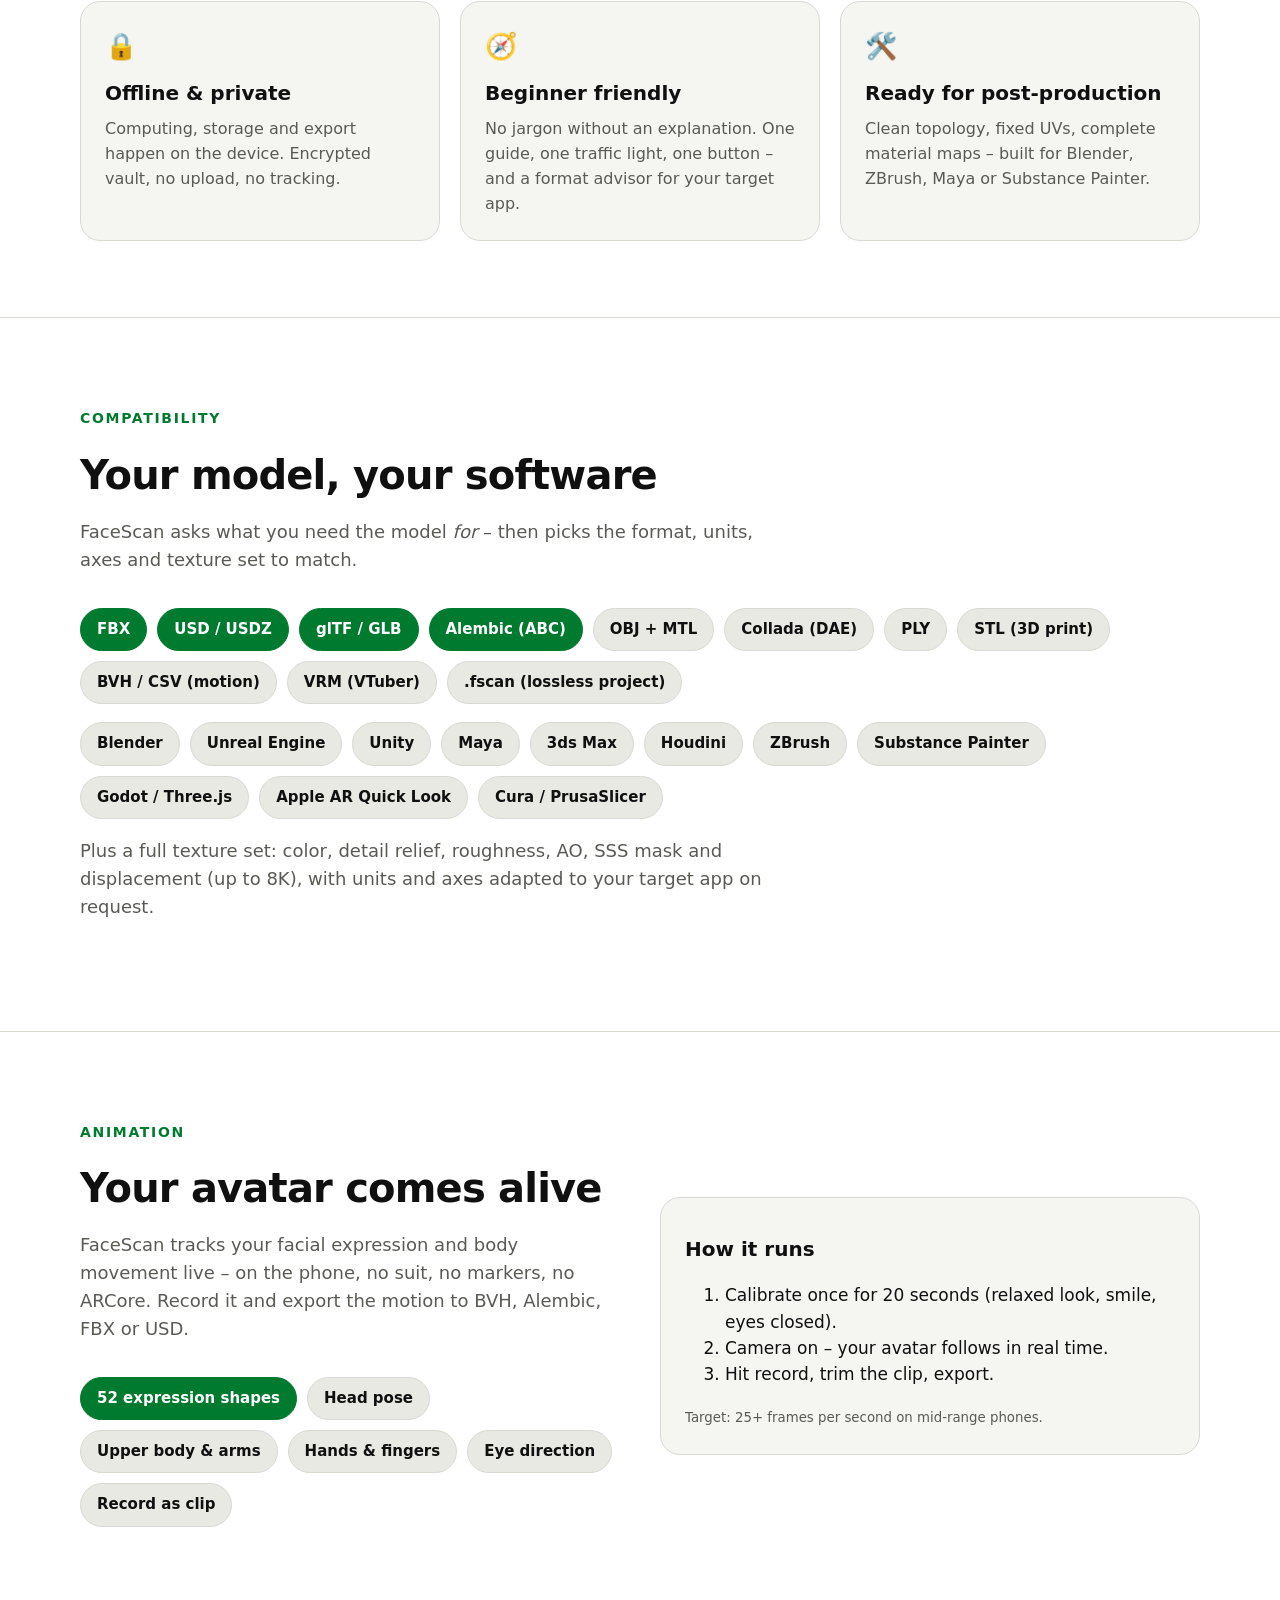
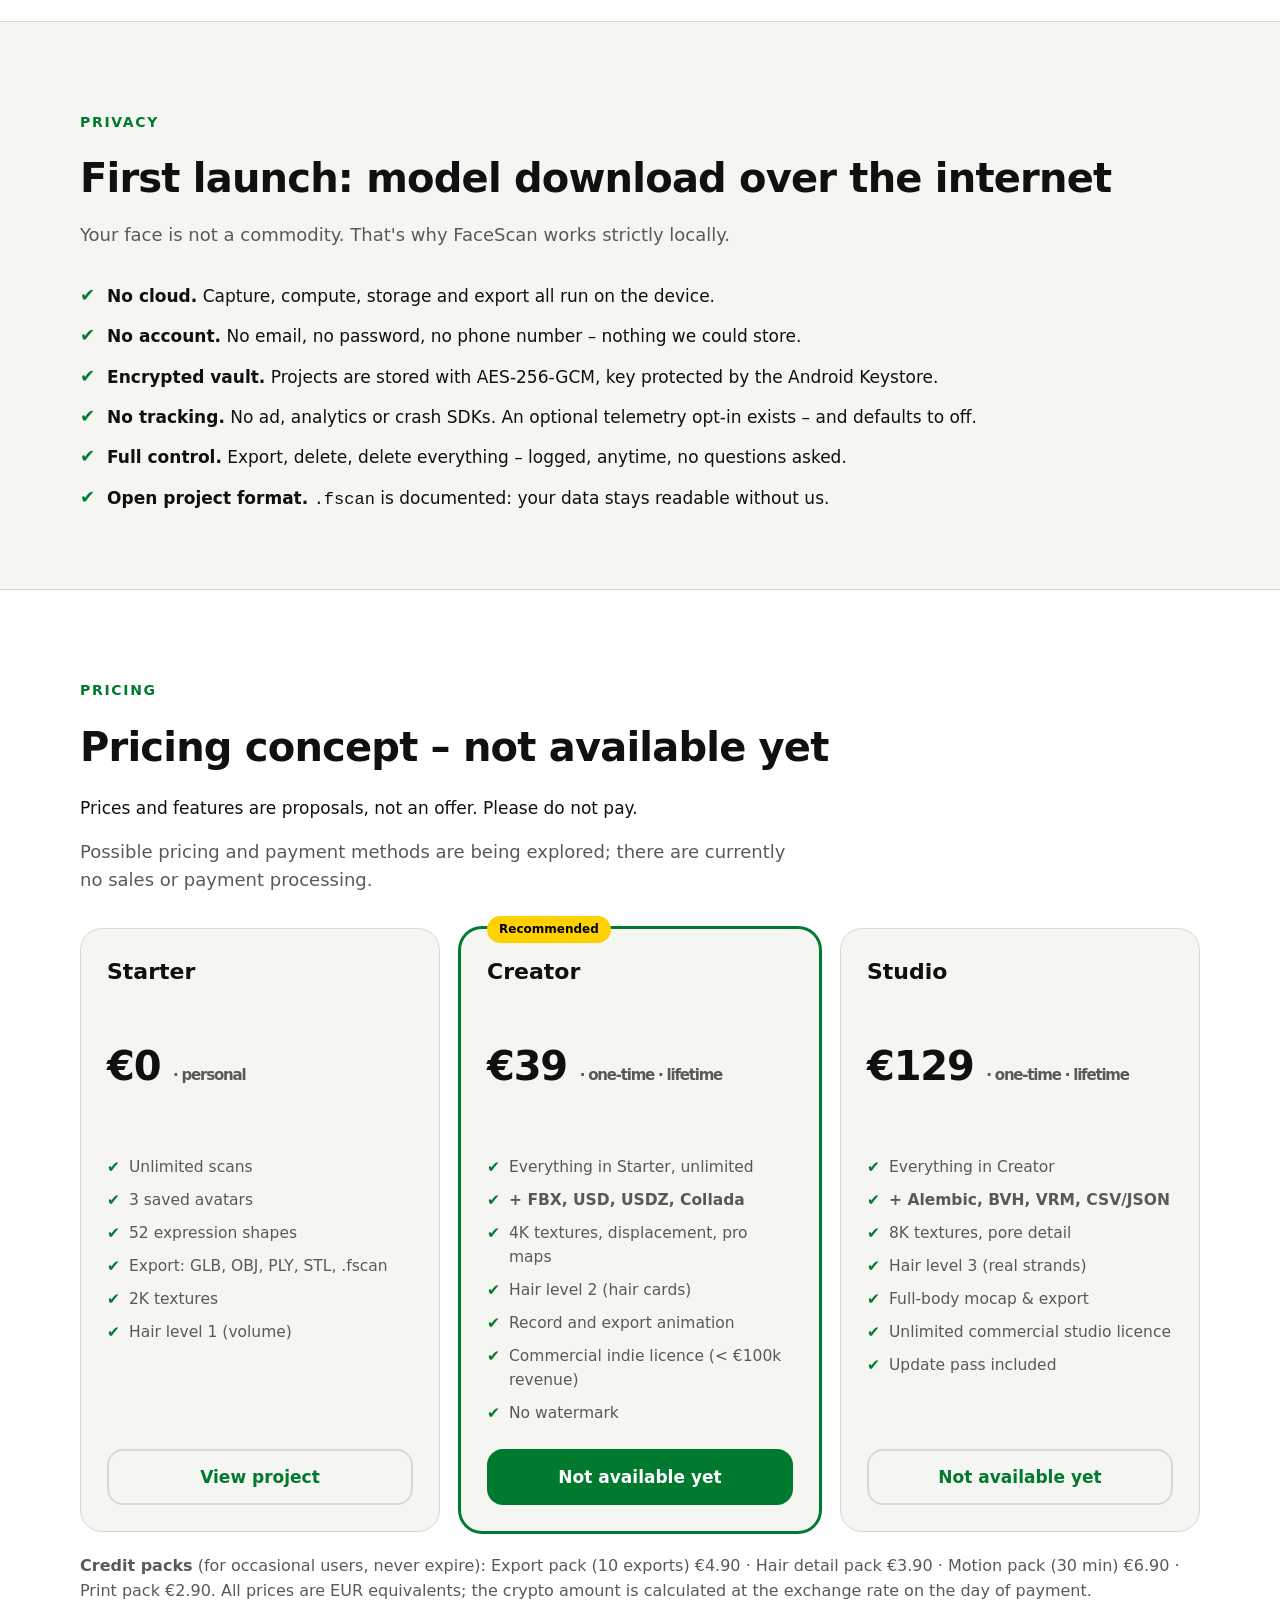
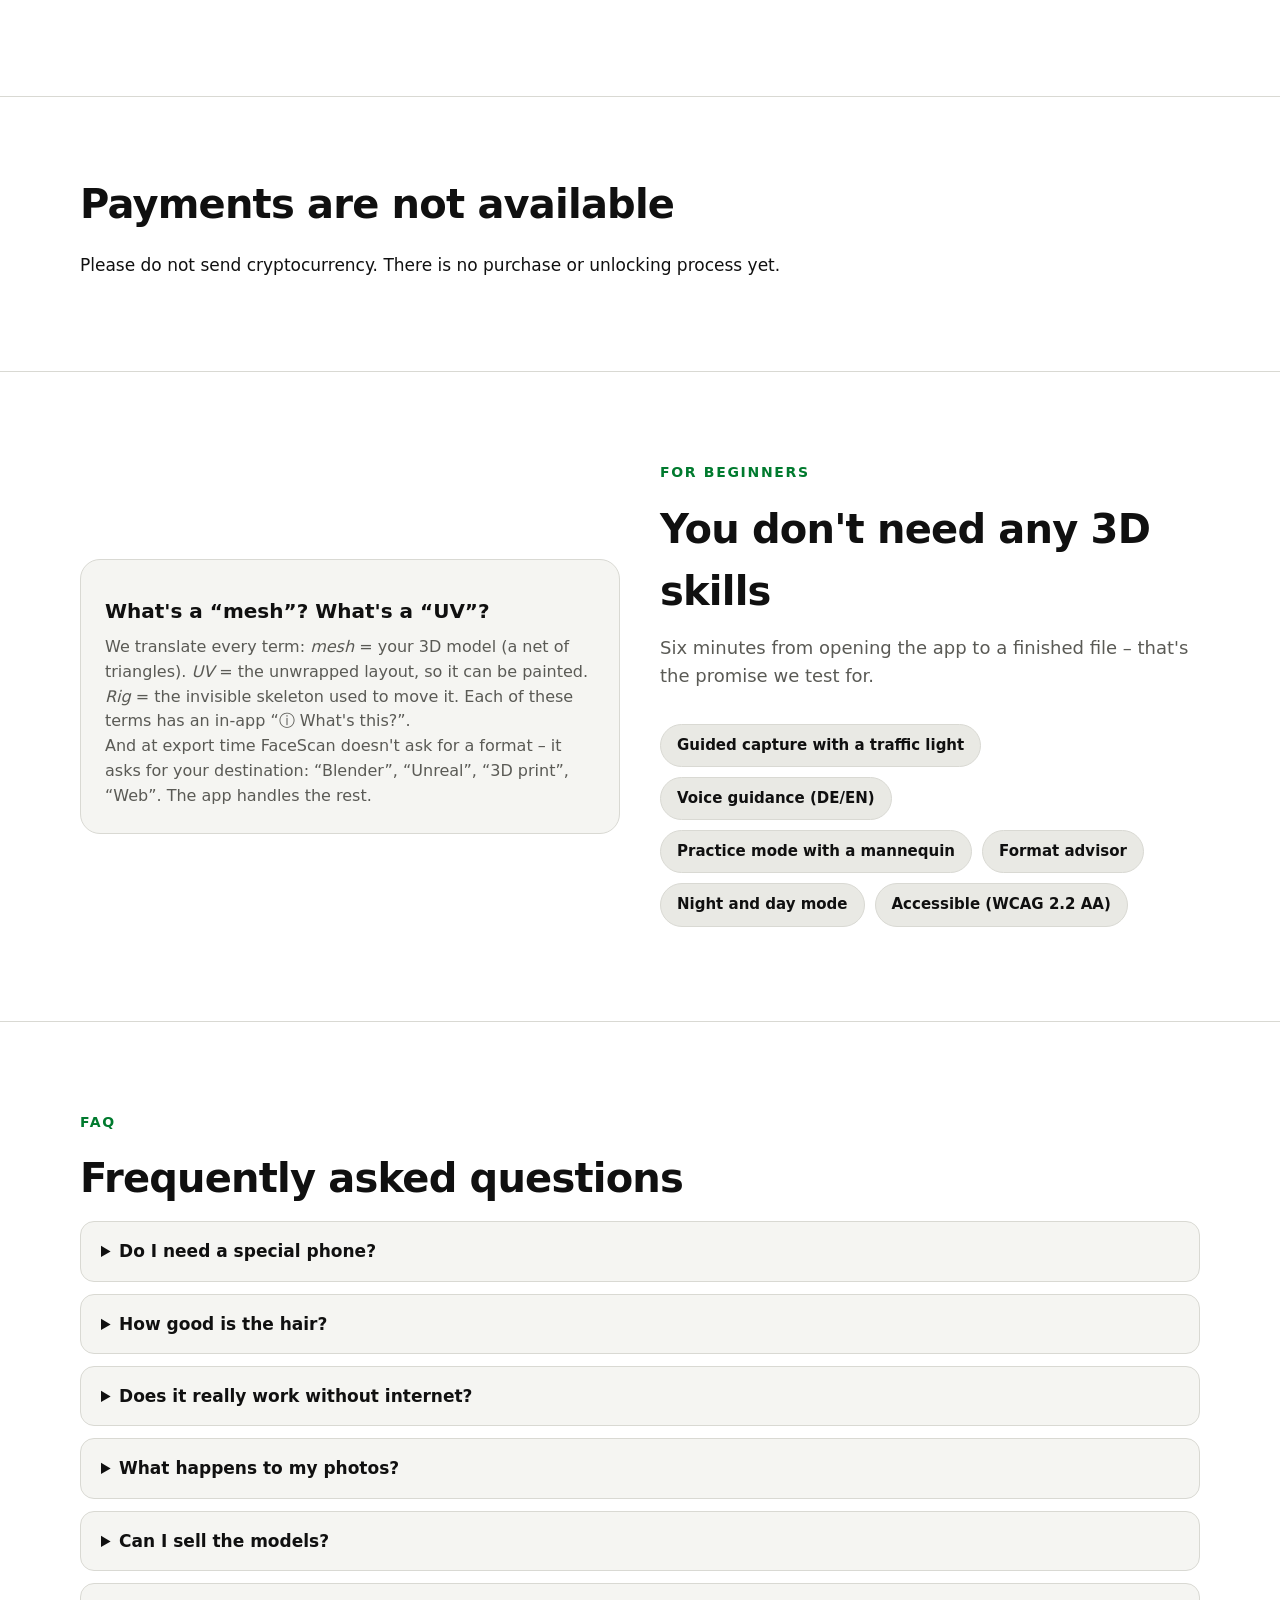
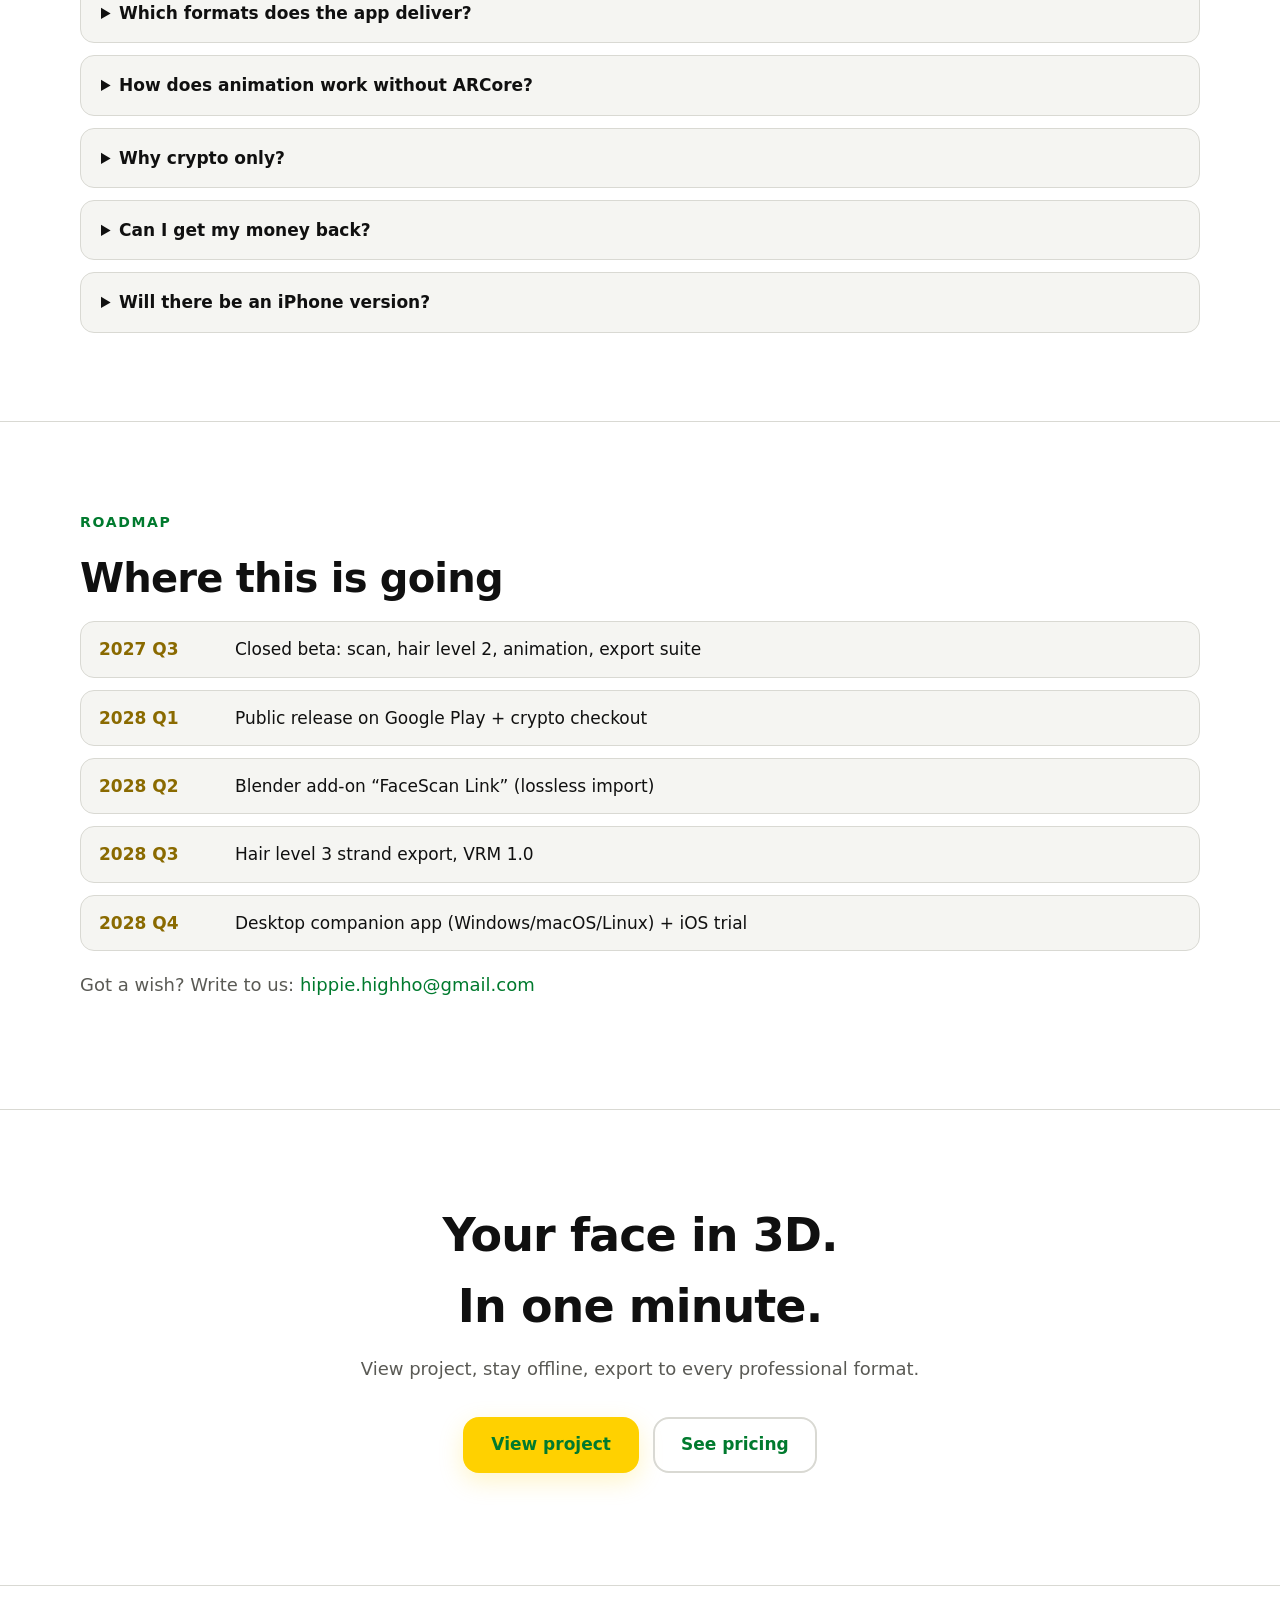
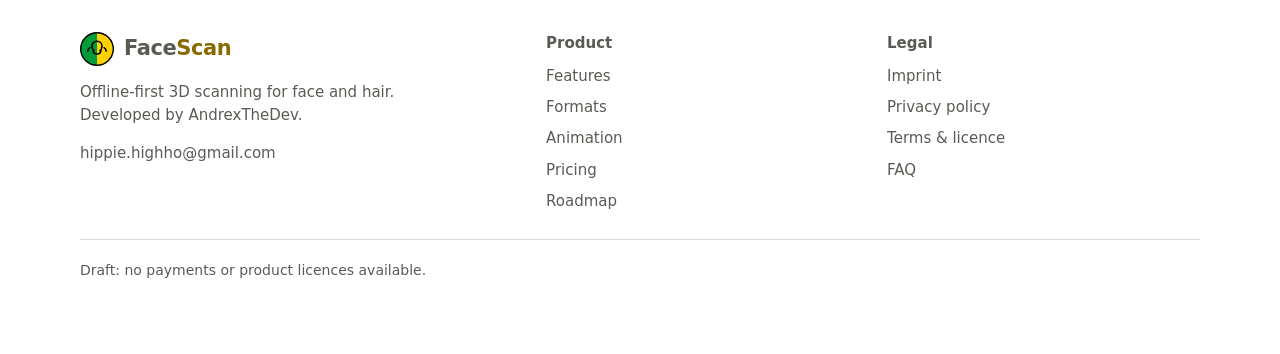
<file: landing/en/index.html>
<!DOCTYPE html>
<html lang="en" data-theme="dark">
<head>
<meta charset="utf-8">
<meta name="viewport" content="width=device-width, initial-scale=1">
<title>FaceScan – experimental Android face scan</title>
<meta name="description" content="Android prototype for an estimated face surface. A complete 3D head and metric accuracy are not yet available.">
<meta name="robots" content="noindex, nofollow">
<meta name="author" content="AndrexTheDev">
<link rel="canonical" href="https://facescan.app/en/">
<link rel="alternate" hreflang="de" href="https://facescan.app/">
<link rel="alternate" hreflang="en" href="https://facescan.app/en/">
<link rel="alternate" hreflang="x-default" href="https://facescan.app/">
<link rel="icon" href="../assets/img/favicon.svg" type="image/svg+xml">
<meta property="og:type" content="website">
<meta property="og:title" content="FaceScan – Offline 3D face scan (Android)">
<meta property="og:description" content="Android prototype for an estimated face surface. A complete 3D head and metric accuracy are not yet available.">
<meta property="og:image" content="https://facescan.app/assets/img/og-image.png">
<meta property="og:locale" content="en_US">
<meta property="og:locale:alternate" content="de_DE">
<meta name="twitter:card" content="summary_large_image">
<meta name="theme-color" content="#000000">
<link rel="stylesheet" href="../assets/css/styles.css">
<script type="application/ld+json">
{
  "@context": "https://schema.org",
  "@type": "SoftwareApplication",
  "name": "FaceScan",
  "applicationCategory": "MultimediaApplication",
  "operatingSystem": "Android 10+",
  "description": "Android prototype for an estimated face surface. A complete 3D head and metric accuracy are not yet available.",
  "author": {
    "@type": "Person",
    "name": "AndrexTheDev"
  }
}
</script>
</head>
<body>
<a class="skip" href="#main">Skip to content</a>

<header class="site-header">
  <div class="wrap header-inner">
    <a class="brand" href="../index.html">
      <img src="../assets/img/logo.svg" alt="FaceScan logo" width="34" height="34">
      <span>Face<span class="dot">Scan</span></span>
    </a>
    <nav class="nav" aria-label="Main navigation">
      <a href="#funktionen">Features</a>
      <a href="#formate">Formats</a>
      <a href="#animation">Animation</a>
      <a href="#preise">Pricing</a>
      <a href="#faq">FAQ</a>
      <a class="icon-btn" href="../index.html" hreflang="de" lang="de" aria-label="Zu Deutsch wechseln">DE</a>
      <button class="icon-btn" id="theme-toggle" type="button" aria-label="Toggle day and night mode">☀/☾</button>
    </nav>
  </div>
</header>

<main id="main">

  <section id="status"><div class="wrap"><p class="note"><strong>Development status:</strong> FaceScan is an experimental prototype. The rest of this page describes a <strong>product vision</strong>, not available features. Hair and back-of-head capture, metric accuracy, most formats and the purchase flow do not exist yet. The prototype downloads a model over the internet on first launch. It contains an experimental single-view surface and an experimental multi-view capture (2–8 head poses up to an open partial mesh with OBJ/GLB export), neither metrically validated on people. Please do not send payments. <a href="https://github.com/AndrexTheDev/FaceScan/blob/main/docs/14-implementierungsstatus.md">View implementation status</a>.</p></div></section>

  <!-- HERO -->
  <section class="hero">
    <div class="wrap hero-grid">
      <div>
        <span class="eyebrow">Android · Offline first · No ARCore</span>
        <h1>FaceScan.<br><em>An experimental prototype.</em></h1>
        <p class="lead">An estimated face surface from the front camera, with optional texture and animation. Not a complete head and no validated 3D accuracy.</p>
        <div class="cta-row">
          <a class="btn btn-gold" href="https://github.com/AndrexTheDev/FaceScan">
            View project
          </a>
          <a class="btn btn-ghost" href="#wie">How it works</a>
        </div>
        <ul class="trust">
          <li><span class="tick">✔</span> First launch: model download over the internet</li>
          <li><span class="tick">✔</span> No account required</li>
          <li><span class="tick">✔</span> No ARCore, no depth sensor</li>
        </ul>
      </div>
      <div class="hero-art">
        <img src="../assets/img/shot-render.svg" alt="FaceScan showing a face as a green 3D wireframe model" width="320" height="420">
      </div>
    </div>
  </section>

  <!-- 3 STEPS -->
  <section id="wie">
    <div class="wrap">
      <p class="kicker">Three steps</p>
      <h2>From selfie to 3D model</h2>
      <p class="section-lead">The app guides you. You don't need any 3D knowledge – just one minute and decent light.</p>
      <div class="grid grid-3">
        <article class="card">
          <span class="step-num">1</span>
          <h3>Record</h3>
          <p>A guide shows you where to look. The app checks light, sharpness and motion and keeps only the
             frames that are actually good.</p>
        </article>
        <article class="card">
          <span class="step-num">2</span>
          <h3>Compute</h3>
          <p>Up to 120 frames become real 3D geometry – on your phone, with face and hair handled separately so
             both come out right.</p>
        </article>
        <article class="card">
          <span class="step-num">3</span>
          <h3>Export</h3>
          <p>Tell us what you need the model for, and FaceScan delivers the matching format including textures,
             skeleton and expression shapes.</p>
        </article>
      </div>
    </div>
  </section>

  <!-- COMPARE -->
  <section id="vergleich">
    <div class="wrap">
      <p class="kicker">Result</p>
      <h2>Photo in – 3D model out</h2>
      <p class="section-lead">Drag the slider: the photo on the left, the computed 3D model on the right.</p>
      <div class="compare" id="compare">
        <img src="../assets/img/shot-photo.svg" alt="Photo of a face" width="320" height="420">
        <img class="top" src="../assets/img/shot-render.svg" alt="The same face as a 3D wireframe" width="320" height="420">
        <span class="handle" aria-hidden="true"></span>
        <span class="tag left">Photo</span>
        <span class="tag right">3D model</span>
        <input type="range" min="0" max="100" value="50" aria-label="Compare photo and 3D model">
      </div>
      <p class="section-lead" style="margin-top:18px">
        <small>Placeholder artwork – real sample scans arrive with the first beta.</small>
      </p>
    </div>
  </section>

  <!-- FEATURES -->
  <section id="funktionen">
    <div class="wrap">
      <p class="kicker">Features</p>
      <h2>Everything a 3D portrait needs</h2>
      <div class="grid grid-3">
        <article class="card"><p class="emo">🧑</p><h3>Face &amp; hair</h3>
          <p>Separate reconstruction for skin and hair – from pores to strands, in three honest quality levels.</p></article>
        <article class="card"><p class="emo">😀</p><h3>Animatable</h3>
          <p>52 expression shapes (ARKit standard) plus head and body motion – live from your phone camera,
             markerless, without ARCore.</p></article>
        <article class="card"><p class="emo">📦</p><h3>Every pro format</h3>
          <p>GLB, FBX, USD/USDZ, Alembic, OBJ, Collada, PLY, STL – with textures, skeleton, morphs and animation.</p></article>
        <article class="card"><p class="emo">🔒</p><h3>Offline &amp; private</h3>
          <p>Computing, storage and export happen on the device. Encrypted vault, no upload, no tracking.</p></article>
        <article class="card"><p class="emo">🧭</p><h3>Beginner friendly</h3>
          <p>No jargon without an explanation. One guide, one traffic light, one button – and a format advisor
             for your target app.</p></article>
        <article class="card"><p class="emo">🛠️</p><h3>Ready for post-production</h3>
          <p>Clean topology, fixed UVs, complete material maps – built for Blender, ZBrush, Maya or Substance
             Painter.</p></article>
      </div>
    </div>
  </section>

  <!-- FORMATS -->
  <section id="formate">
    <div class="wrap">
      <p class="kicker">Compatibility</p>
      <h2>Your model, your software</h2>
      <p class="section-lead">FaceScan asks what you need the model <em>for</em> – then picks the format, units,
        axes and texture set to match.</p>
      <ul class="chips">
        <li class="strong">FBX</li><li class="strong">USD / USDZ</li><li class="strong">glTF / GLB</li>
        <li class="strong">Alembic (ABC)</li><li>OBJ + MTL</li><li>Collada (DAE)</li><li>PLY</li><li>STL (3D print)</li>
        <li>BVH / CSV (motion)</li><li>VRM (VTuber)</li><li>.fscan (lossless project)</li>
      </ul>
      <ul class="chips">
        <li>Blender</li><li>Unreal Engine</li><li>Unity</li><li>Maya</li><li>3ds Max</li><li>Houdini</li>
        <li>ZBrush</li><li>Substance Painter</li><li>Godot / Three.js</li><li>Apple AR Quick Look</li>
        <li>Cura / PrusaSlicer</li>
      </ul>
      <p class="section-lead">Plus a full texture set: color, detail relief, roughness, AO, SSS mask and
        displacement (up to 8K), with units and axes adapted to your target app on request.</p>
    </div>
  </section>

  <!-- ANIMATION -->
  <section id="animation">
    <div class="wrap grid grid-2" style="align-items:center;gap:40px">
      <div>
        <p class="kicker">Animation</p>
        <h2>Your avatar comes alive</h2>
        <p class="section-lead">
          FaceScan tracks your facial expression and body movement live – on the phone, no suit, no markers,
          no ARCore. Record it and export the motion to BVH, Alembic, FBX or USD.
        </p>
        <ul class="chips">
          <li class="strong">52 expression shapes</li><li>Head pose</li><li>Upper body &amp; arms</li>
          <li>Hands &amp; fingers</li><li>Eye direction</li><li>Record as clip</li>
        </ul>
      </div>
      <div class="card">
        <h3>How it runs</h3>
        <ol>
          <li>Calibrate once for 20 seconds (relaxed look, smile, eyes closed).</li>
          <li>Camera on – your avatar follows in real time.</li>
          <li>Hit record, trim the clip, export.</li>
        </ol>
        <p><small>Target: 25+ frames per second on mid-range phones.</small></p>
      </div>
    </div>
  </section>

  <!-- PRIVACY -->
  <section id="datenschutz" class="privacy">
    <div class="wrap">
      <p class="kicker">Privacy</p>
      <h2>First launch: model download over the internet</h2>
      <p class="section-lead">Your face is not a commodity. That's why FaceScan works strictly locally.</p>
      <ul class="privacy-list">
        <li><span class="tick">✔</span><span><strong>No cloud.</strong> Capture, compute, storage and export all
          run on the device.</span></li>
        <li><span class="tick">✔</span><span><strong>No account.</strong> No email, no password, no phone
          number – nothing we could store.</span></li>
        <li><span class="tick">✔</span><span><strong>Encrypted vault.</strong> Projects are stored with
          AES-256-GCM, key protected by the Android Keystore.</span></li>
        <li><span class="tick">✔</span><span><strong>No tracking.</strong> No ad, analytics or crash SDKs. An
          optional telemetry opt-in exists – and defaults to off.</span></li>
        <li><span class="tick">✔</span><span><strong>Full control.</strong> Export, delete, delete everything –
          logged, anytime, no questions asked.</span></li>
        <li><span class="tick">✔</span><span><strong>Open project format.</strong> <code>.fscan</code> is
          documented: your data stays readable without us.</span></li>
      </ul>
    </div>
  </section>

  <!-- PRICING -->
  <section id="preise">
    <div class="wrap">
      <p class="kicker">Pricing</p>
      <h2>Pricing concept – not available yet</h2><p>Prices and features are proposals, not an offer. Please do not pay.</p>
      <p class="section-lead">Possible pricing and payment methods are being explored; there are currently no sales or payment processing.</p>

      <div class="price-grid">
        <article class="tier">
          <h3>Starter</h3>
          <p class="price">€0 <small> · personal</small></p>
          <ul>
            <li><span class="tick">✔</span> Unlimited scans</li>
            <li><span class="tick">✔</span> 3 saved avatars</li>
            <li><span class="tick">✔</span> 52 expression shapes</li>
            <li><span class="tick">✔</span> Export: GLB, OBJ, PLY, STL, .fscan</li>
            <li><span class="tick">✔</span> 2K textures</li>
            <li><span class="tick">✔</span> Hair level 1 (volume)</li>
          </ul>
          <a class="btn btn-ghost" href="https://github.com/AndrexTheDev/FaceScan">View project</a>
        </article>

        <article class="tier featured">
          <span class="badge">Recommended</span>
          <h3>Creator</h3>
          <p class="price">€39 <small> · one-time · lifetime</small></p>
          <ul>
            <li><span class="tick">✔</span> Everything in Starter, unlimited</li>
            <li><span class="tick">✔</span> <strong>+ FBX, USD, USDZ, Collada</strong></li>
            <li><span class="tick">✔</span> 4K textures, displacement, pro maps</li>
            <li><span class="tick">✔</span> Hair level 2 (hair cards)</li>
            <li><span class="tick">✔</span> Record and export animation</li>
            <li><span class="tick">✔</span> Commercial indie licence (&lt; €100k revenue)</li>
            <li><span class="tick">✔</span> No watermark</li>
          </ul>
          <a class="btn btn-green" href="#krypto">Not available yet</a>
        </article>

        <article class="tier">
          <h3>Studio</h3>
          <p class="price">€129 <small> · one-time · lifetime</small></p>
          <ul>
            <li><span class="tick">✔</span> Everything in Creator</li>
            <li><span class="tick">✔</span> <strong>+ Alembic, BVH, VRM, CSV/JSON</strong></li>
            <li><span class="tick">✔</span> 8K textures, pore detail</li>
            <li><span class="tick">✔</span> Hair level 3 (real strands)</li>
            <li><span class="tick">✔</span> Full-body mocap &amp; export</li>
            <li><span class="tick">✔</span> Unlimited commercial studio licence</li>
            <li><span class="tick">✔</span> Update pass included</li>
          </ul>
          <a class="btn btn-ghost" href="#krypto">Not available yet</a>
        </article>
      </div>

      <p class="credits">
        <strong>Credit packs</strong> (for occasional users, never expire): Export pack (10 exports) €4.90 ·
        Hair detail pack €3.90 · Motion pack (30 min) €6.90 · Print pack €2.90.
        All prices are EUR equivalents; the crypto amount is calculated at the exchange rate on the day of payment.
      </p>
    </div>
  </section>

  <section id="krypto"><div class="wrap"><h2>Payments are not available</h2><p>Please do not send cryptocurrency. There is no purchase or unlocking process yet.</p></div></section>

  <!-- BEGINNERS -->
  <section id="einsteiger">
    <div class="wrap grid grid-2" style="align-items:center;gap:40px">
      <div class="card">
        <h3>What's a “mesh”? What's a “UV”?</h3>
        <p>We translate every term: <em>mesh</em> = your 3D model (a net of triangles). <em>UV</em> = the
          unwrapped layout, so it can be painted. <em>Rig</em> = the invisible skeleton used to move it. Each
          of these terms has an in-app “ⓘ What's this?”.</p>
        <p>And at export time FaceScan doesn't ask for a format – it asks for your destination: “Blender”,
          “Unreal”, “3D print”, “Web”. The app handles the rest.</p>
      </div>
      <div>
        <p class="kicker">For beginners</p>
        <h2>You don't need any 3D skills</h2>
        <p class="section-lead">Six minutes from opening the app to a finished file – that's the promise we
          test for.</p>
        <ul class="chips">
          <li>Guided capture with a traffic light</li><li>Voice guidance (DE/EN)</li><li>Practice mode with a mannequin</li>
          <li>Format advisor</li><li>Night and day mode</li><li>Accessible (WCAG 2.2 AA)</li>
        </ul>
      </div>
    </div>
  </section>

  <!-- FAQ -->
  <section id="faq">
    <div class="wrap">
      <p class="kicker">FAQ</p>
      <h2>Frequently asked questions</h2>
      <details><summary>Do I need a special phone?</summary>
        <p>Android 10 or newer. On mid-range devices a standard scan takes about three minutes, on flagships
           less. A depth sensor or ARCore is <strong>not</strong> required.</p></details>
      <details><summary>How good is the hair?</summary>
        <p>Honestly: reconstructing individual hairs from phone photos is unsolved worldwide. FaceScan works in
           three levels instead: volume (free), hair cards with strand structure (Creator) and real strand
           curves (Studio). The app tells you up front which level is possible.</p></details>
      <details><summary>Does it really work without internet?</summary>
        <p>Yes. Scanning, computing, animating and exporting run entirely on the device. The app only needs a
           network when you decide to buy something – and even then it stays fully usable.</p></details>
      <details><summary>What happens to my photos?</summary>
        <p>They stay on your phone, encrypted inside the app vault. You decide whether the source frames are
           kept after the scan or deleted. There is no upload and no account.</p></details>
      <details><summary>Can I sell the models?</summary>
        <p>With Creator, yes – for your own commercial projects up to €100,000 annual revenue; with Studio,
           without a limit. Biometric identification, surveillance and deceptive or derogatory depictions are
           not allowed – and you need the consent of the person depicted (the app includes a model-release
           generator for that).</p></details>
      <details><summary>Which formats does the app deliver?</summary>
        <p>GLB, OBJ+MTL, PLY, STL (free), FBX, USD, USDZ, Collada (Creator), Alembic, BVH, VRM, CSV/JSON
           (Studio) – each with a texture set and, on request, skeleton, morph targets and animation.</p></details>
      <details><summary>How does animation work without ARCore?</summary>
        <p>FaceScan uses on-device face and body tracking: 478 points on the face, 52 expression values,
           33 body points in real metres. That's enough to drive your avatar – no markers, no suit, no Google
           Play services.</p></details>
      <details><summary>Why crypto only?</summary>
        <p>Because it fits the product: no accounts, no card data, no chargebacks, no payment processor in the
           loop. As a bonus we pass the saved fees on as a 20 % discount.</p></details>
      <details><summary>Can I get my money back?</summary>
        <p>Yes. Voluntary 14-day refund to the sending address, minus network fees. Just contact us with your
           transaction ID.</p></details>
      <details><summary>Will there be an iPhone version?</summary>
        <p>It's planned after the Android launch. The compute core is written in C++ and can be reused – but
           camera work and app review remain real effort.</p></details>
    </div>
  </section>

  <!-- ROADMAP -->
  <section id="roadmap">
    <div class="wrap">
      <p class="kicker">Roadmap</p>
      <h2>Where this is going</h2>
      <div class="roadmap">
        <div class="row"><span class="when">2027 Q3</span><span>Closed beta: scan, hair level 2, animation, export suite</span></div>
        <div class="row"><span class="when">2028 Q1</span><span>Public release on Google Play + crypto checkout</span></div>
        <div class="row"><span class="when">2028 Q2</span><span>Blender add-on “FaceScan Link” (lossless import)</span></div>
        <div class="row"><span class="when">2028 Q3</span><span>Hair level 3 strand export, VRM 1.0</span></div>
        <div class="row"><span class="when">2028 Q4</span><span>Desktop companion app (Windows/macOS/Linux) + iOS trial</span></div>
      </div>
      <p class="section-lead" style="margin-top:20px">Got a wish? Write to us:
        <a href="mailto:hippie.highho@gmail.com">hippie.highho@gmail.com</a></p>
    </div>
  </section>

  <!-- FINAL CTA -->
  <section class="final">
    <div class="wrap">
      <h2>Your face in 3D.<br>In one minute.</h2>
      <p class="section-lead" style="margin-inline:auto">View project, stay offline, export to every professional format.</p>
      <div class="cta-row">
        <a class="btn btn-gold" href="https://github.com/AndrexTheDev/FaceScan">View project</a>
        <a class="btn btn-ghost" href="#preise">See pricing</a>
      </div>
    </div>
  </section>
</main>

<footer class="site-footer">
  <div class="wrap">
    <div class="footer-grid">
      <div>
        <a class="brand" href="../index.html">
          <img src="../assets/img/logo.svg" alt="" width="30" height="30">
          <span>Face<span class="dot">Scan</span></span>
        </a>
        <p>Offline-first 3D scanning for face and hair.<br>Developed by AndrexTheDev.</p>
        <p><a href="mailto:hippie.highho@gmail.com">hippie.highho@gmail.com</a></p>
      </div>
      <div>
        <strong>Product</strong>
        <ul>
          <li><a href="#funktionen">Features</a></li>
          <li><a href="#formate">Formats</a></li>
          <li><a href="#animation">Animation</a></li>
          <li><a href="#preise">Pricing</a></li>
          <li><a href="#roadmap">Roadmap</a></li>
        </ul>
      </div>
      <div>
        <strong>Legal</strong>
        <ul>
          <li><a href="../impressum/index.html">Imprint</a></li>
          <li><a href="../privacy/index.html">Privacy policy</a></li>
          <li><a href="../terms/index.html">Terms &amp; licence</a></li>
          <li><a href="#faq">FAQ</a></li>
        </ul>
      </div>
    </div>
    <p class="legal-note">Draft: no payments or product licences available.</p>
  </div>
</footer>

<script src="../assets/js/main.js" defer></script>
</body>
</html>
</file>
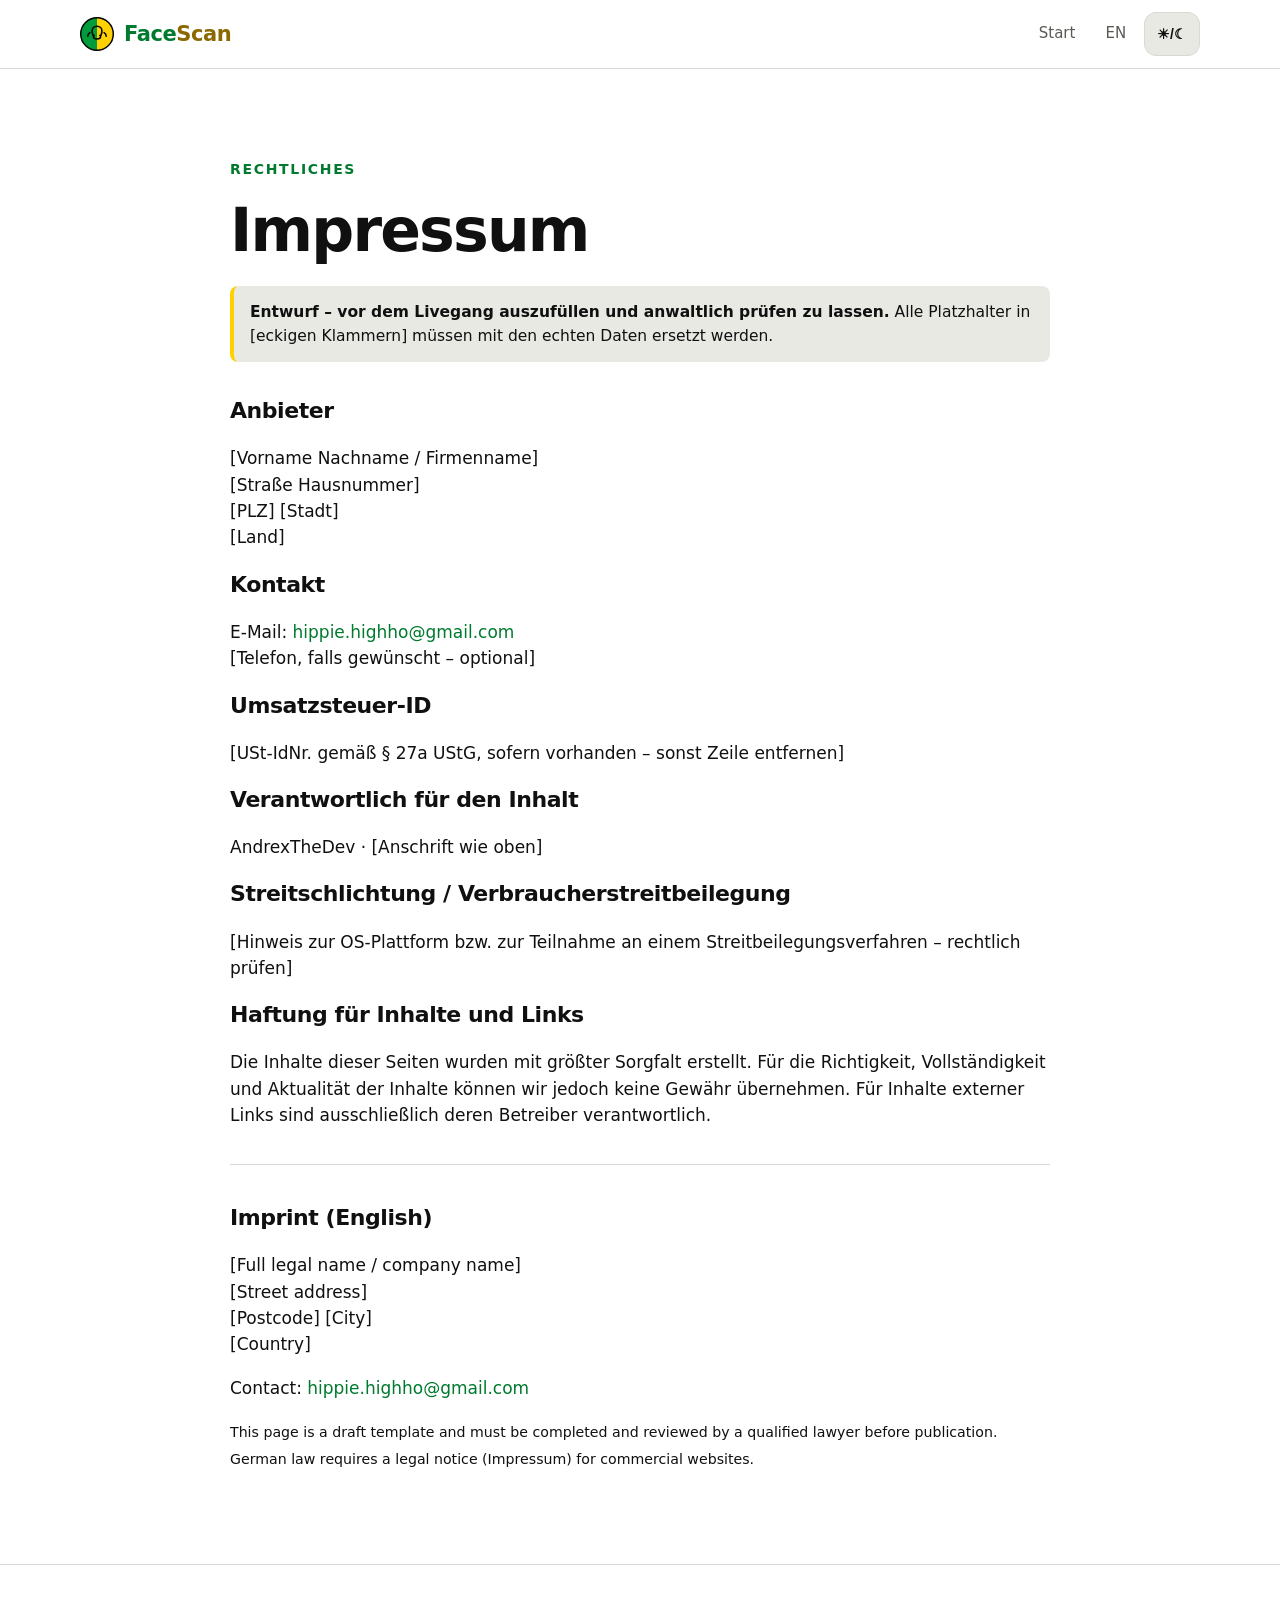
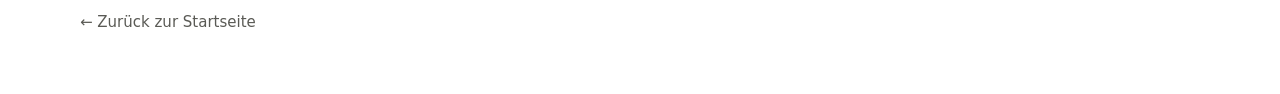
<file: landing/impressum/index.html>
<!DOCTYPE html>
<html lang="de" data-theme="dark">
<head>
<meta charset="utf-8">
<meta name="viewport" content="width=device-width, initial-scale=1">
<title>Impressum – FaceScan</title>
<meta name="robots" content="index,follow">
<link rel="icon" href="../assets/img/favicon.svg" type="image/svg+xml">
<link rel="stylesheet" href="../assets/css/styles.css">
</head>
<body>
<header class="site-header">
  <div class="wrap header-inner">
    <a class="brand" href="../index.html">
      <img src="../assets/img/logo.svg" alt="" width="34" height="34">
      <span>Face<span class="dot">Scan</span></span>
    </a>
    <nav class="nav">
      <a href="../index.html">Start</a>
      <a href="../en/index.html" lang="en">EN</a>
      <button class="icon-btn" id="theme-toggle" type="button" aria-label="Tag-/Nachtmodus">☀/☾</button>
    </nav>
  </div>
</header>

<main id="main">
<section>
<div class="wrap" style="max-width:820px">
  <p class="kicker">Rechtliches</p>
  <h1>Impressum</h1>

  <div class="note" role="note">
    <strong>Entwurf – vor dem Livegang auszufüllen und anwaltlich prüfen zu lassen.</strong>
    Alle Platzhalter in [eckigen Klammern] müssen mit den echten Daten ersetzt werden.
  </div>

  <h2 style="font-size:22px;margin-top:32px">Anbieter</h2>
  <p>
    [Vorname Nachname / Firmenname]<br>
    [Straße Hausnummer]<br>
    [PLZ] [Stadt]<br>
    [Land]
  </p>

  <h2 style="font-size:22px">Kontakt</h2>
  <p>E-Mail: <a href="mailto:hippie.highho@gmail.com">hippie.highho@gmail.com</a><br>
     [Telefon, falls gewünscht – optional]</p>

  <h2 style="font-size:22px">Umsatzsteuer-ID</h2>
  <p>[USt-IdNr. gemäß § 27a UStG, sofern vorhanden – sonst Zeile entfernen]</p>

  <h2 style="font-size:22px">Verantwortlich für den Inhalt</h2>
  <p>AndrexTheDev · [Anschrift wie oben]</p>

  <h2 style="font-size:22px">Streitschlichtung / Verbraucherstreitbeilegung</h2>
  <p>[Hinweis zur OS-Plattform bzw. zur Teilnahme an einem Streitbeilegungsverfahren – rechtlich prüfen]</p>

  <h2 style="font-size:22px">Haftung für Inhalte und Links</h2>
  <p>Die Inhalte dieser Seiten wurden mit größter Sorgfalt erstellt. Für die Richtigkeit, Vollständigkeit und
     Aktualität der Inhalte können wir jedoch keine Gewähr übernehmen. Für Inhalte externer Links sind
     ausschließlich deren Betreiber verantwortlich.</p>

  <hr style="border:0;border-top:1px solid var(--line);margin:36px 0">

  <h2 style="font-size:22px">Imprint (English)</h2>
  <p>
    [Full legal name / company name]<br>
    [Street address]<br>
    [Postcode] [City]<br>
    [Country]
  </p>
  <p>Contact: <a href="mailto:hippie.highho@gmail.com">hippie.highho@gmail.com</a></p>
  <p><small>This page is a draft template and must be completed and reviewed by a qualified lawyer before
     publication. German law requires a legal notice (Impressum) for commercial websites.</small></p>
</div>
</section>
</main>

<footer class="site-footer">
  <div class="wrap">
    <a href="../index.html">← Zurück zur Startseite</a>
  </div>
</footer>
<script src="../assets/js/main.js" defer></script>
</body>
</html>
</file>
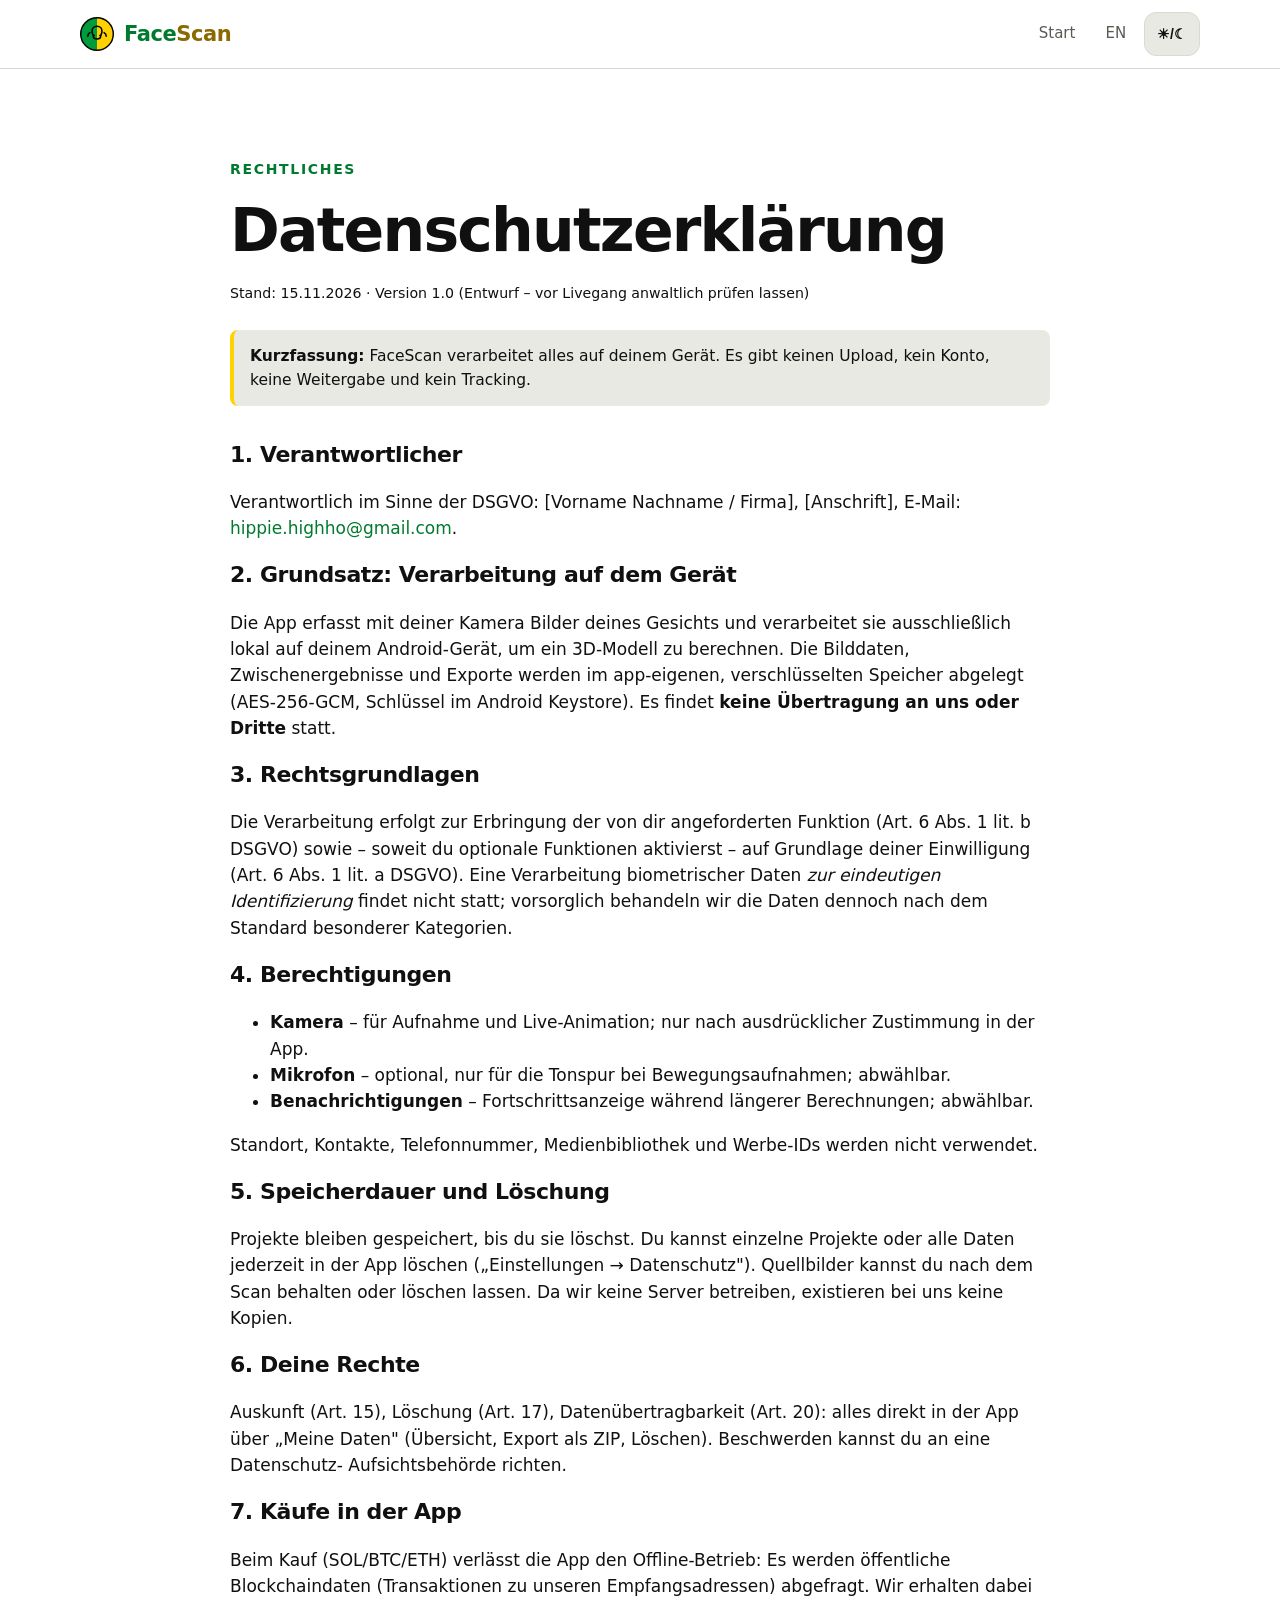
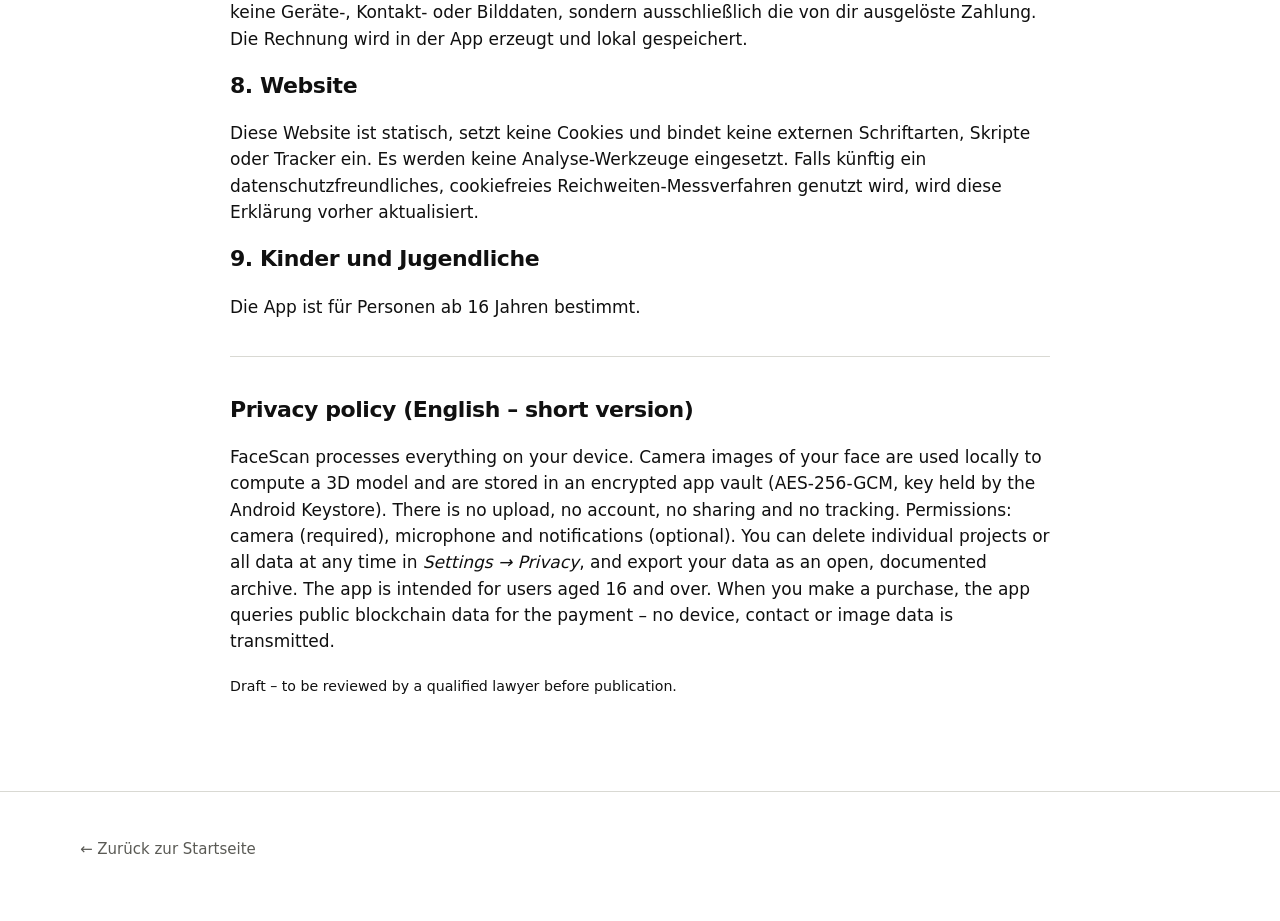
<file: landing/privacy/index.html>
<!DOCTYPE html>
<html lang="de" data-theme="dark">
<head>
<meta charset="utf-8">
<meta name="viewport" content="width=device-width, initial-scale=1">
<title>Datenschutz – FaceScan</title>
<meta name="description" content="Datenschutzerklärung der FaceScan-App und Website: lokale Verarbeitung, kein Upload, kein Konto, kein Tracking.">
<link rel="icon" href="../assets/img/favicon.svg" type="image/svg+xml">
<link rel="stylesheet" href="../assets/css/styles.css">
</head>
<body>
<header class="site-header">
  <div class="wrap header-inner">
    <a class="brand" href="../index.html">
      <img src="../assets/img/logo.svg" alt="" width="34" height="34">
      <span>Face<span class="dot">Scan</span></span>
    </a>
    <nav class="nav">
      <a href="../index.html">Start</a>
      <a href="../en/index.html" lang="en">EN</a>
      <button class="icon-btn" id="theme-toggle" type="button" aria-label="Tag-/Nachtmodus">☀/☾</button>
    </nav>
  </div>
</header>

<main id="main">
<section>
<div class="wrap" style="max-width:820px">
  <p class="kicker">Rechtliches</p>
  <h1>Datenschutzerklärung</h1>
  <p><small>Stand: 15.11.2026 · Version 1.0 (Entwurf – vor Livegang anwaltlich prüfen lassen)</small></p>

  <div class="note" role="note">
    <strong>Kurzfassung:</strong> FaceScan verarbeitet alles auf deinem Gerät. Es gibt keinen Upload, kein
    Konto, keine Weitergabe und kein Tracking.
  </div>

  <h2 style="font-size:22px;margin-top:32px">1. Verantwortlicher</h2>
  <p>Verantwortlich im Sinne der DSGVO: [Vorname Nachname / Firma], [Anschrift],
     E-Mail: <a href="mailto:hippie.highho@gmail.com">hippie.highho@gmail.com</a>.</p>

  <h2 style="font-size:22px">2. Grundsatz: Verarbeitung auf dem Gerät</h2>
  <p>Die App erfasst mit deiner Kamera Bilder deines Gesichts und verarbeitet sie ausschließlich lokal auf
     deinem Android-Gerät, um ein 3D-Modell zu berechnen. Die Bilddaten, Zwischenergebnisse und Exporte
     werden im app-eigenen, verschlüsselten Speicher abgelegt (AES-256-GCM, Schlüssel im Android Keystore).
     Es findet <strong>keine Übertragung an uns oder Dritte</strong> statt.</p>

  <h2 style="font-size:22px">3. Rechtsgrundlagen</h2>
  <p>Die Verarbeitung erfolgt zur Erbringung der von dir angeforderten Funktion (Art. 6 Abs. 1 lit. b DSGVO)
     sowie – soweit du optionale Funktionen aktivierst – auf Grundlage deiner Einwilligung
     (Art. 6 Abs. 1 lit. a DSGVO). Eine Verarbeitung biometrischer Daten <em>zur eindeutigen Identifizierung</em>
     findet nicht statt; vorsorglich behandeln wir die Daten dennoch nach dem Standard besonderer Kategorien.</p>

  <h2 style="font-size:22px">4. Berechtigungen</h2>
  <ul>
    <li><strong>Kamera</strong> – für Aufnahme und Live-Animation; nur nach ausdrücklicher Zustimmung in der App.</li>
    <li><strong>Mikrofon</strong> – optional, nur für die Tonspur bei Bewegungsaufnahmen; abwählbar.</li>
    <li><strong>Benachrichtigungen</strong> – Fortschrittsanzeige während längerer Berechnungen; abwählbar.</li>
  </ul>
  <p>Standort, Kontakte, Telefonnummer, Medienbibliothek und Werbe-IDs werden nicht verwendet.</p>

  <h2 style="font-size:22px">5. Speicherdauer und Löschung</h2>
  <p>Projekte bleiben gespeichert, bis du sie löschst. Du kannst einzelne Projekte oder alle Daten jederzeit
     in der App löschen („Einstellungen → Datenschutz"). Quellbilder kannst du nach dem Scan behalten oder
     löschen lassen. Da wir keine Server betreiben, existieren bei uns keine Kopien.</p>

  <h2 style="font-size:22px">6. Deine Rechte</h2>
  <p>Auskunft (Art. 15), Löschung (Art. 17), Datenübertragbarkeit (Art. 20): alles direkt in der App über
     „Meine Daten" (Übersicht, Export als ZIP, Löschen). Beschwerden kannst du an eine Datenschutz-
     Aufsichtsbehörde richten.</p>

  <h2 style="font-size:22px">7. Käufe in der App</h2>
  <p>Beim Kauf (SOL/BTC/ETH) verlässt die App den Offline-Betrieb: Es werden öffentliche Blockchaindaten
     (Transaktionen zu unseren Empfangsadressen) abgefragt. Wir erhalten dabei keine Geräte-, Kontakt- oder
     Bilddaten, sondern ausschließlich die von dir ausgelöste Zahlung. Die Rechnung wird in der App erzeugt
     und lokal gespeichert.</p>

  <h2 style="font-size:22px">8. Website</h2>
  <p>Diese Website ist statisch, setzt keine Cookies und bindet keine externen Schriftarten, Skripte oder
     Tracker ein. Es werden keine Analyse-Werkzeuge eingesetzt. Falls künftig ein datenschutzfreundliches,
     cookiefreies Reichweiten-Messverfahren genutzt wird, wird diese Erklärung vorher aktualisiert.</p>

  <h2 style="font-size:22px">9. Kinder und Jugendliche</h2>
  <p>Die App ist für Personen ab 16 Jahren bestimmt.</p>

  <hr style="border:0;border-top:1px solid var(--line);margin:36px 0">

  <h2 style="font-size:22px">Privacy policy (English – short version)</h2>
  <p>FaceScan processes everything on your device. Camera images of your face are used locally to compute a
     3D model and are stored in an encrypted app vault (AES-256-GCM, key held by the Android Keystore).
     There is no upload, no account, no sharing and no tracking. Permissions: camera (required), microphone
     and notifications (optional). You can delete individual projects or all data at any time in
     <em>Settings → Privacy</em>, and export your data as an open, documented archive. The app is intended
     for users aged 16 and over. When you make a purchase, the app queries public blockchain data for the
     payment – no device, contact or image data is transmitted.</p>
  <p><small>Draft – to be reviewed by a qualified lawyer before publication.</small></p>
</div>
</section>
</main>

<footer class="site-footer">
  <div class="wrap"><a href="../index.html">← Zurück zur Startseite</a></div>
</footer>
<script src="../assets/js/main.js" defer></script>
</body>
</html>
</file>
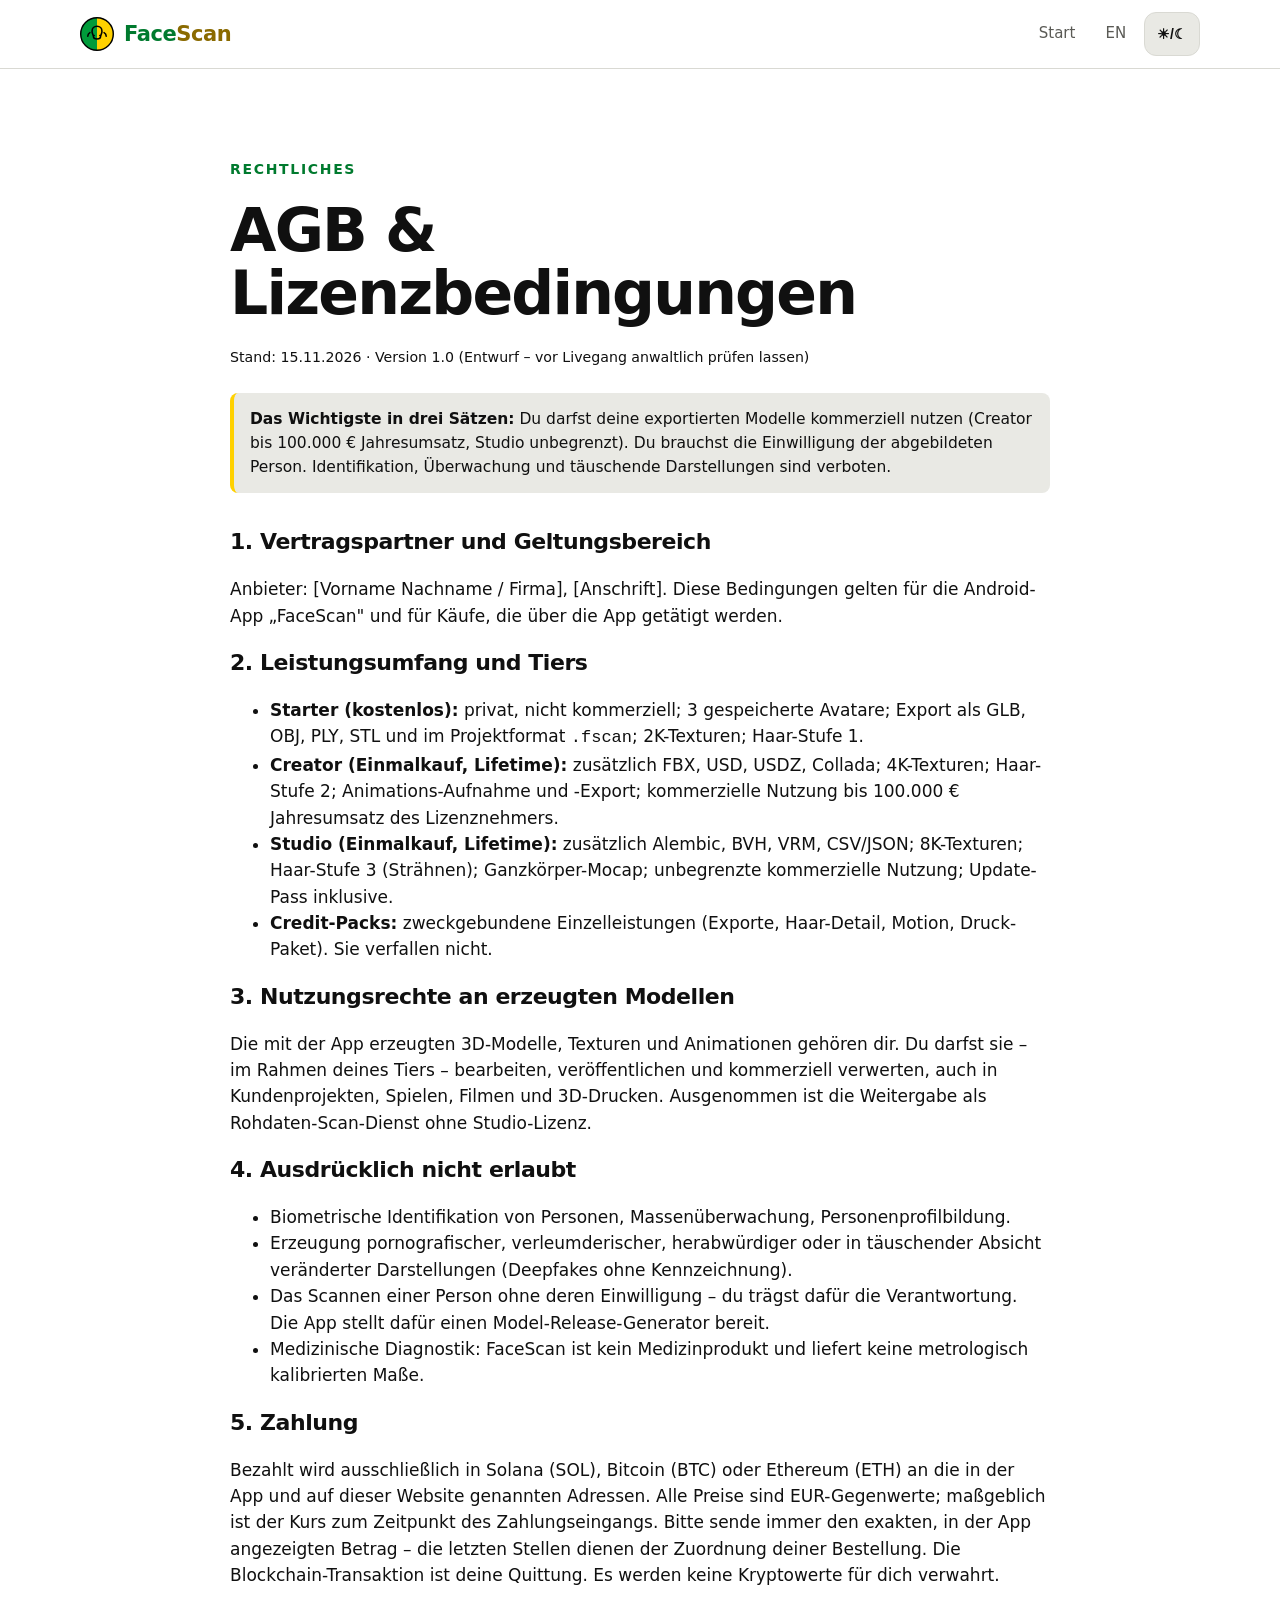
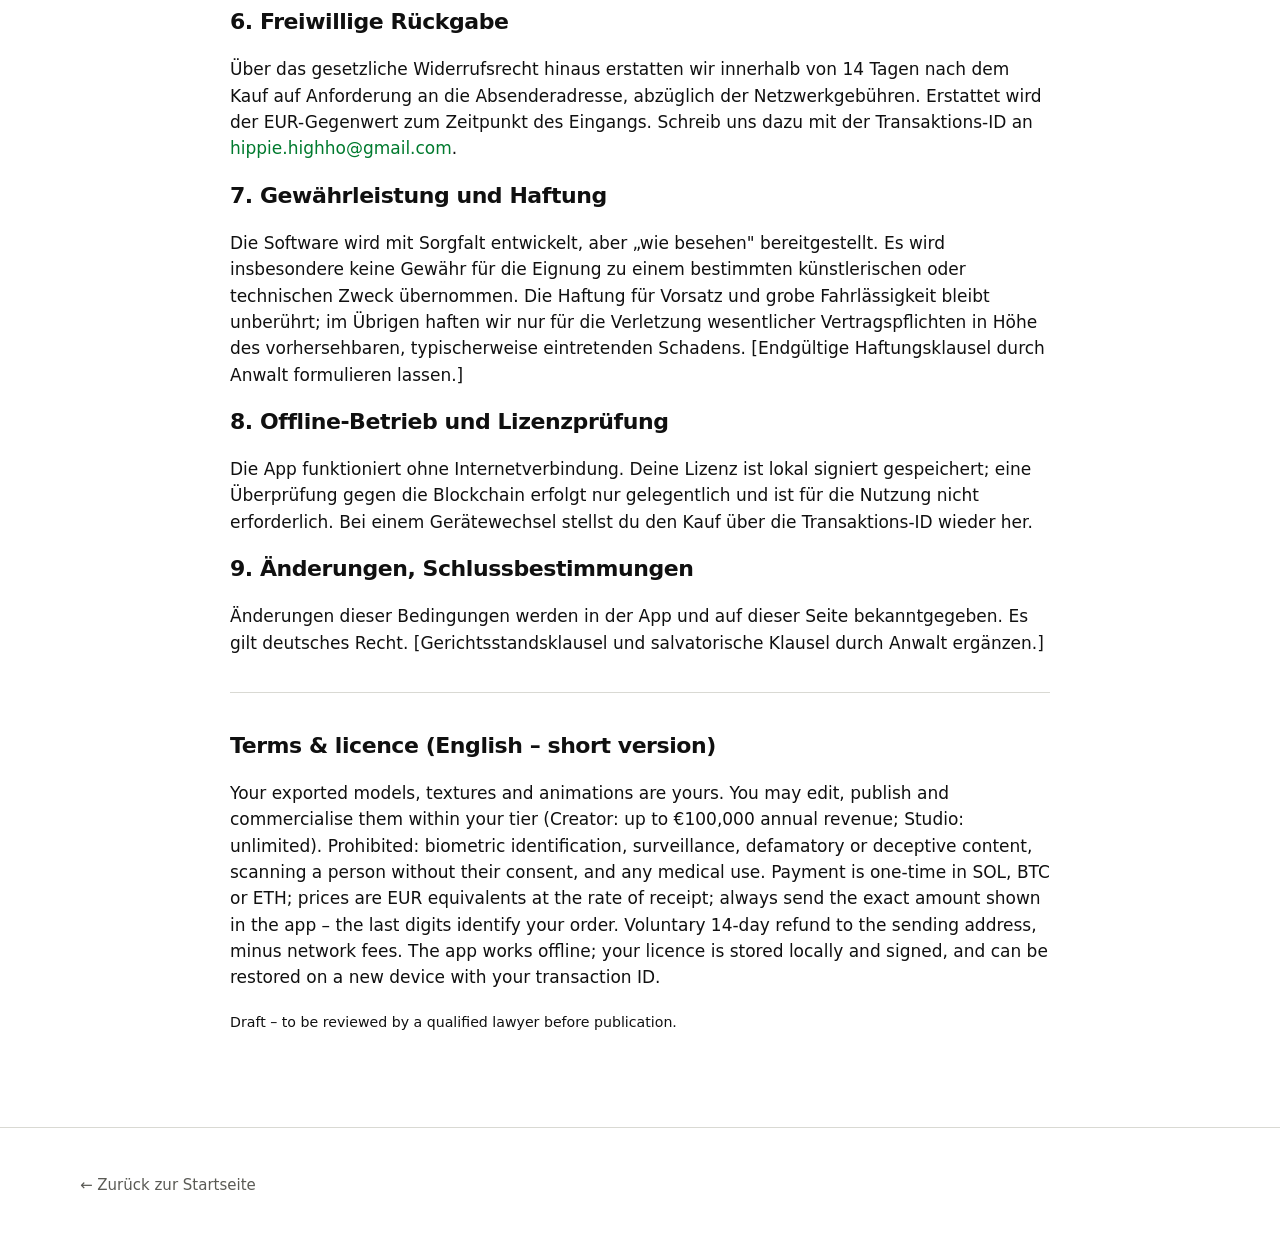
<file: landing/terms/index.html>
<!DOCTYPE html>
<html lang="de" data-theme="dark">
<head>
<meta charset="utf-8">
<meta name="viewport" content="width=device-width, initial-scale=1">
<title>AGB &amp; Lizenzbedingungen – FaceScan</title>
<meta name="robots" content="index,follow">
<link rel="icon" href="../assets/img/favicon.svg" type="image/svg+xml">
<link rel="stylesheet" href="../assets/css/styles.css">
</head>
<body>
<header class="site-header">
  <div class="wrap header-inner">
    <a class="brand" href="../index.html">
      <img src="../assets/img/logo.svg" alt="" width="34" height="34">
      <span>Face<span class="dot">Scan</span></span>
    </a>
    <nav class="nav">
      <a href="../index.html">Start</a>
      <a href="../en/index.html" lang="en">EN</a>
      <button class="icon-btn" id="theme-toggle" type="button" aria-label="Tag-/Nachtmodus">☀/☾</button>
    </nav>
  </div>
</header>

<main id="main">
<section>
<div class="wrap" style="max-width:820px">
  <p class="kicker">Rechtliches</p>
  <h1>AGB &amp; Lizenzbedingungen</h1>
  <p><small>Stand: 15.11.2026 · Version 1.0 (Entwurf – vor Livegang anwaltlich prüfen lassen)</small></p>

  <div class="note" role="note">
    <strong>Das Wichtigste in drei Sätzen:</strong> Du darfst deine exportierten Modelle kommerziell nutzen
    (Creator bis 100.000 € Jahresumsatz, Studio unbegrenzt). Du brauchst die Einwilligung der abgebildeten
    Person. Identifikation, Überwachung und täuschende Darstellungen sind verboten.
  </div>

  <h2 style="font-size:22px;margin-top:32px">1. Vertragspartner und Geltungsbereich</h2>
  <p>Anbieter: [Vorname Nachname / Firma], [Anschrift]. Diese Bedingungen gelten für die Android-App
     „FaceScan" und für Käufe, die über die App getätigt werden.</p>

  <h2 style="font-size:22px">2. Leistungsumfang und Tiers</h2>
  <ul>
    <li><strong>Starter (kostenlos):</strong> privat, nicht kommerziell; 3 gespeicherte Avatare; Export als
      GLB, OBJ, PLY, STL und im Projektformat <code>.fscan</code>; 2K-Texturen; Haar-Stufe 1.</li>
    <li><strong>Creator (Einmalkauf, Lifetime):</strong> zusätzlich FBX, USD, USDZ, Collada; 4K-Texturen;
      Haar-Stufe 2; Animations-Aufnahme und -Export; kommerzielle Nutzung bis 100.000 € Jahresumsatz des
      Lizenznehmers.</li>
    <li><strong>Studio (Einmalkauf, Lifetime):</strong> zusätzlich Alembic, BVH, VRM, CSV/JSON; 8K-Texturen;
      Haar-Stufe 3 (Strähnen); Ganzkörper-Mocap; unbegrenzte kommerzielle Nutzung; Update-Pass inklusive.</li>
    <li><strong>Credit-Packs:</strong> zweckgebundene Einzelleistungen (Exporte, Haar-Detail, Motion,
      Druck-Paket). Sie verfallen nicht.</li>
  </ul>

  <h2 style="font-size:22px">3. Nutzungsrechte an erzeugten Modellen</h2>
  <p>Die mit der App erzeugten 3D-Modelle, Texturen und Animationen gehören dir. Du darfst sie – im Rahmen
     deines Tiers – bearbeiten, veröffentlichen und kommerziell verwerten, auch in Kundenprojekten, Spielen,
     Filmen und 3D-Drucken. Ausgenommen ist die Weitergabe als Rohdaten-Scan-Dienst ohne Studio-Lizenz.</p>

  <h2 style="font-size:22px">4. Ausdrücklich nicht erlaubt</h2>
  <ul>
    <li>Biometrische Identifikation von Personen, Massenüberwachung, Personenprofilbildung.</li>
    <li>Erzeugung pornografischer, verleumderischer, herabwürdiger oder in täuschender Absicht veränderter
        Darstellungen (Deepfakes ohne Kennzeichnung).</li>
    <li>Das Scannen einer Person ohne deren Einwilligung – du trägst dafür die Verantwortung. Die App
        stellt dafür einen Model-Release-Generator bereit.</li>
    <li>Medizinische Diagnostik: FaceScan ist kein Medizinprodukt und liefert keine metrologisch
        kalibrierten Maße.</li>
  </ul>

  <h2 style="font-size:22px">5. Zahlung</h2>
  <p>Bezahlt wird ausschließlich in Solana (SOL), Bitcoin (BTC) oder Ethereum (ETH) an die in der App und auf
     dieser Website genannten Adressen. Alle Preise sind EUR-Gegenwerte; maßgeblich ist der Kurs zum
     Zeitpunkt des Zahlungseingangs. Bitte sende immer den exakten, in der App angezeigten Betrag – die
     letzten Stellen dienen der Zuordnung deiner Bestellung. Die Blockchain-Transaktion ist deine Quittung.
     Es werden keine Kryptowerte für dich verwahrt.</p>

  <h2 style="font-size:22px">6. Freiwillige Rückgabe</h2>
  <p>Über das gesetzliche Widerrufsrecht hinaus erstatten wir innerhalb von 14 Tagen nach dem Kauf auf
     Anforderung an die Absenderadresse, abzüglich der Netzwerkgebühren. Erstattet wird der EUR-Gegenwert
     zum Zeitpunkt des Eingangs. Schreib uns dazu mit der Transaktions-ID an
     <a href="mailto:hippie.highho@gmail.com">hippie.highho@gmail.com</a>.</p>

  <h2 style="font-size:22px">7. Gewährleistung und Haftung</h2>
  <p>Die Software wird mit Sorgfalt entwickelt, aber „wie besehen" bereitgestellt. Es wird insbesondere keine
     Gewähr für die Eignung zu einem bestimmten künstlerischen oder technischen Zweck übernommen. Die Haftung
     für Vorsatz und grobe Fahrlässigkeit bleibt unberührt; im Übrigen haften wir nur für die Verletzung
     wesentlicher Vertragspflichten in Höhe des vorhersehbaren, typischerweise eintretenden Schadens.
     [Endgültige Haftungsklausel durch Anwalt formulieren lassen.]</p>

  <h2 style="font-size:22px">8. Offline-Betrieb und Lizenzprüfung</h2>
  <p>Die App funktioniert ohne Internetverbindung. Deine Lizenz ist lokal signiert gespeichert; eine
     Überprüfung gegen die Blockchain erfolgt nur gelegentlich und ist für die Nutzung nicht erforderlich.
     Bei einem Gerätewechsel stellst du den Kauf über die Transaktions-ID wieder her.</p>

  <h2 style="font-size:22px">9. Änderungen, Schlussbestimmungen</h2>
  <p>Änderungen dieser Bedingungen werden in der App und auf dieser Seite bekanntgegeben. Es gilt deutsches
     Recht. [Gerichtsstandsklausel und salvatorische Klausel durch Anwalt ergänzen.]</p>

  <hr style="border:0;border-top:1px solid var(--line);margin:36px 0">

  <h2 style="font-size:22px">Terms &amp; licence (English – short version)</h2>
  <p>Your exported models, textures and animations are yours. You may edit, publish and commercialise them
     within your tier (Creator: up to €100,000 annual revenue; Studio: unlimited). Prohibited: biometric
     identification, surveillance, defamatory or deceptive content, scanning a person without their consent,
     and any medical use. Payment is one-time in SOL, BTC or ETH; prices are EUR equivalents at the rate of
     receipt; always send the exact amount shown in the app – the last digits identify your order. Voluntary
     14-day refund to the sending address, minus network fees. The app works offline; your licence is stored
     locally and signed, and can be restored on a new device with your transaction ID.</p>
  <p><small>Draft – to be reviewed by a qualified lawyer before publication.</small></p>
</div>
</section>
</main>

<footer class="site-footer">
  <div class="wrap"><a href="../index.html">← Zurück zur Startseite</a></div>
</footer>
<script src="../assets/js/main.js" defer></script>
</body>
</html>
</file>
<file: landing/assets/css/styles.css>
/* ==========================================================================
   FaceScan – Landingpage
   Farben: Jamaika-Flagge (Schwarz #000000 · Grün #009B3A · Gold #FFD100)
   Kontrastregeln: Text auf Grün/Gold ist immer SCHWARZ (AA/AAA geprüft).
   Day-Mode: Grün #007A2E (5,49:1) · Gold als Text #8A6A00 (5,07:1)
   Keine externen Abhängigkeiten, keine Web-Fonts, keine Tracker.
   ========================================================================== */

:root {
  /* Night (Standard) */
  --bg: #000000;
  --surface-1: #0E0E0E;
  --surface-2: #1A1A1A;
  --surface-3: #2A2A2A;
  --text: #F5F5F5;
  --text-2: #A8A8A8;
  --brand: #009B3A;
  --brand-bright: #00B34A;
  --gold: #FFD100;
  --gold-soft: #FFC400;
  --on-brand: #000000;
  --error: #FF6B6B;
  --line: #2A2A2A;
  --shadow: 0 10px 30px rgba(0, 0, 0, .6);
  color-scheme: dark;
}

[data-theme="light"] {
  --bg: #FFFFFF;
  --surface-1: #F5F5F2;
  --surface-2: #E9E9E4;
  --surface-3: #D9D9D3;
  --text: #101010;
  --text-2: #5A5A55;
  --brand: #007A2E;
  --brand-bright: #007A2E;
  --gold: #FFD100;         /* nur als Fläche mit schwarzer Schrift */
  --gold-soft: #8A6A00;    /* Gold als Text/Link */
  --on-brand: #FFFFFF;
  --error: #B3261E;
  --line: #D9D9D3;
  --shadow: 0 8px 24px rgba(0, 0, 0, .12);
  color-scheme: light;
}

* { box-sizing: border-box; }

html { scroll-behavior: smooth; }

body {
  margin: 0;
  background: var(--bg);
  color: var(--text);
  font-family: system-ui, -apple-system, "Segoe UI", Roboto, "Helvetica Neue", Arial, sans-serif;
  font-size: 17px;
  line-height: 1.55;
  -webkit-font-smoothing: antialiased;
}

img { max-width: 100%; height: auto; }

a { color: var(--brand-bright); text-decoration: none; }
a:hover { text-decoration: underline; }
[data-theme="light"] a { color: var(--brand); }

:focus-visible {
  outline: 3px solid var(--gold);
  outline-offset: 2px;
  border-radius: 4px;
}
[data-theme="light"] :focus-visible { outline-color: var(--brand); }

.wrap { width: min(1120px, 92vw); margin-inline: auto; }
.skip {
  position: absolute; left: -9999px; top: 0;
  background: var(--gold); color: #000; padding: 12px 18px; z-index: 100;
}
.skip:focus { left: 8px; top: 8px; }

/* ---------- Header ---------- */
.site-header {
  position: sticky; top: 0; z-index: 50;
  background: color-mix(in srgb, var(--bg) 88%, transparent);
  backdrop-filter: blur(10px);
  border-bottom: 1px solid var(--line);
}
.header-inner { display: flex; align-items: center; gap: 16px; padding: 12px 0; }
.brand { display: flex; align-items: center; gap: 10px; font-weight: 800; font-size: 21px; color: var(--text); }
.brand:hover { text-decoration: none; }
.brand img { width: 34px; height: 34px; }
.brand span { letter-spacing: -.02em; }
.brand .dot { color: var(--gold); }
[data-theme="light"] .brand .dot { color: var(--gold-soft); }

.nav { margin-left: auto; display: flex; align-items: center; gap: 6px; flex-wrap: wrap; }
.nav a { color: var(--text-2); padding: 8px 12px; border-radius: 10px; font-size: 15px; }
.nav a:hover { color: var(--text); background: var(--surface-2); text-decoration: none; }

.icon-btn {
  display: inline-flex; align-items: center; justify-content: center;
  min-width: 44px; height: 44px; padding: 0 12px;
  background: var(--surface-2); color: var(--text);
  border: 1px solid var(--line); border-radius: 12px;
  font-size: 14px; font-weight: 700; cursor: pointer;
}
.icon-btn:hover { background: var(--surface-3); }

/* ---------- Hero ---------- */
.hero { padding: 72px 0 40px; border-bottom: 1px solid var(--line); }
.hero-grid { display: grid; grid-template-columns: 1.05fr .95fr; gap: 48px; align-items: center; }
.eyebrow {
  display: inline-block; background: var(--gold); color: #000; font-weight: 800;
  padding: 6px 14px; border-radius: 999px; font-size: 13px; letter-spacing: .04em;
}
h1 { font-size: clamp(34px, 5.2vw, 60px); line-height: 1.06; margin: 18px 0 16px; letter-spacing: -.03em; }
h1 em { font-style: normal; color: var(--brand-bright); }
[data-theme="light"] h1 em { color: var(--brand); }
.lead { font-size: clamp(17px, 2vw, 21px); color: var(--text-2); max-width: 46ch; }
.cta-row { display: flex; gap: 14px; flex-wrap: wrap; margin: 28px 0 22px; }

.btn {
  display: inline-flex; align-items: center; justify-content: center; gap: 10px;
  min-height: 56px; padding: 0 26px; border-radius: 16px; font-weight: 800; font-size: 17px;
  border: 2px solid transparent; cursor: pointer; text-decoration: none;
}
.btn:hover { text-decoration: none; transform: translateY(-1px); }
.btn-gold { background: var(--gold); color: #000; box-shadow: 0 8px 24px rgba(255, 209, 0, .22); }
.btn-green { background: var(--brand); color: var(--on-brand); }
[data-theme="light"] .btn-green { background: var(--brand); color: #fff; }
.btn-ghost { background: transparent; color: var(--text); border-color: var(--surface-3); }
.btn-sm { min-height: 44px; padding: 0 18px; font-size: 15px; border-radius: 12px; }

.trust { display: flex; gap: 18px; flex-wrap: wrap; padding: 0; margin: 0; list-style: none; }
.trust li { display: flex; align-items: center; gap: 8px; font-size: 15px; color: var(--text-2); }
.trust .tick { color: var(--brand-bright); font-weight: 900; }
[data-theme="light"] .trust .tick { color: var(--brand); }

.hero-art { position: relative; }
.hero-art img { width: 100%; border-radius: 24px; border: 1px solid var(--line); background: var(--surface-1); }

/* ---------- Sections ---------- */
section { padding: 76px 0; border-bottom: 1px solid var(--line); }
h2 { font-size: clamp(26px, 3.4vw, 40px); letter-spacing: -.02em; margin: 0 0 12px; }
.section-lead { color: var(--text-2); max-width: 62ch; margin: 0 0 34px; font-size: 18px; }
.kicker { color: var(--brand-bright); font-weight: 800; font-size: 14px; letter-spacing: .12em; text-transform: uppercase; }
[data-theme="light"] .kicker { color: var(--brand); }

.grid { display: grid; gap: 20px; }
.grid-3 { grid-template-columns: repeat(3, 1fr); }
.grid-2 { grid-template-columns: repeat(2, 1fr); }
@media (max-width: 900px) { .grid-3, .grid-2, .hero-grid { grid-template-columns: 1fr; } }

.card {
  background: var(--surface-1); border: 1px solid var(--line);
  border-radius: 20px; padding: 24px;
}
.card h3 { margin: 12px 0 8px; font-size: 20px; }
.card p { margin: 0; color: var(--text-2); font-size: 16px; }
.card .emo { font-size: 26px; }
.step-num {
  display: inline-flex; align-items: center; justify-content: center;
  width: 38px; height: 38px; border-radius: 12px;
  background: var(--gold); color: #000; font-weight: 900;
}

/* ---------- Compare slider ---------- */
.compare { position: relative; width: min(720px, 100%); margin-inline: auto; aspect-ratio: 320 / 420; max-height: 520px; border-radius: 20px; overflow: hidden; border: 1px solid var(--line); }
.compare img { position: absolute; inset: 0; width: 100%; height: 100%; object-fit: cover; }
.compare .top { clip-path: inset(0 0 0 var(--pos, 50%)); }
.compare input[type="range"] {
  position: absolute; inset: 0; width: 100%; height: 100%; margin: 0;
  opacity: 0; cursor: ew-resize;
}
.compare .handle {
  position: absolute; top: 0; bottom: 0; left: var(--pos, 50%); width: 4px;
  background: var(--gold); transform: translateX(-2px); pointer-events: none;
}
.compare .handle::after {
  content: "⇄"; position: absolute; top: 50%; left: 50%; transform: translate(-50%, -50%);
  width: 46px; height: 46px; border-radius: 50%; background: var(--gold); color: #000;
  display: grid; place-items: center; font-size: 22px; font-weight: 900;
}
.compare .tag {
  position: absolute; bottom: 12px; font-size: 13px; font-weight: 800;
  background: rgba(0, 0, 0, .7); color: #fff; padding: 6px 12px; border-radius: 999px;
}
.compare .tag.left { left: 12px; }
.compare .tag.right { right: 12px; }

/* ---------- Formats ---------- */
.chips { display: flex; flex-wrap: wrap; gap: 10px; padding: 0; margin: 0 0 18px; list-style: none; }
.chips li {
  background: var(--surface-2); border: 1px solid var(--line); color: var(--text);
  padding: 9px 16px; border-radius: 999px; font-size: 15px; font-weight: 600;
}
.chips li.strong { background: var(--brand); color: var(--on-brand); border-color: var(--brand); }
[data-theme="light"] .chips li.strong { color: #fff; }

/* ---------- Privacy ---------- */
.privacy { background: var(--surface-1); }
.privacy-list { list-style: none; padding: 0; margin: 0; display: grid; gap: 14px; }
.privacy-list li { display: flex; gap: 12px; align-items: flex-start; }
.privacy-list .tick { color: var(--brand-bright); font-weight: 900; font-size: 18px; line-height: 1.3; }
[data-theme="light"] .privacy-list .tick { color: var(--brand); }

/* ---------- Pricing ---------- */
.price-grid { display: grid; grid-template-columns: repeat(3, 1fr); gap: 20px; }
@media (max-width: 900px) { .price-grid { grid-template-columns: 1fr; } }
.tier { background: var(--surface-1); border: 1px solid var(--line); border-radius: 22px; padding: 26px; display: flex; flex-direction: column; }
.tier.featured { border-color: var(--brand); box-shadow: 0 0 0 2px var(--brand); position: relative; }
.tier .badge {
  position: absolute; top: -13px; left: 26px; background: var(--gold); color: #000;
  font-size: 12px; font-weight: 900; padding: 4px 12px; border-radius: 999px;
}
.tier h3 { margin: 0 0 6px; font-size: 22px; }
.tier .price { font-size: 40px; font-weight: 900; letter-spacing: -.03em; }
.tier .price small { font-size: 15px; font-weight: 600; color: var(--text-2); }
.tier ul { list-style: none; padding: 0; margin: 18px 0 24px; display: grid; gap: 9px; font-size: 15.5px; }
.tier li { display: flex; gap: 9px; color: var(--text-2); }
.tier li .tick { color: var(--brand-bright); }
[data-theme="light"] .tier li .tick { color: var(--brand); }
.tier .btn { margin-top: auto; }
.credits { margin-top: 22px; color: var(--text-2); font-size: 16px; }

/* ---------- Crypto ---------- */
.crypto-grid { display: grid; grid-template-columns: repeat(3, 1fr); gap: 20px; }
@media (max-width: 900px) { .crypto-grid { grid-template-columns: 1fr; } }
.coin { background: var(--surface-1); border: 1px solid var(--line); border-radius: 20px; padding: 22px; }
.coin h3 { margin: 0 0 4px; font-size: 19px; display: flex; align-items: center; gap: 8px; }
.coin .pill { font-size: 12px; font-weight: 900; background: var(--gold); color: #000; padding: 3px 9px; border-radius: 999px; }
.qr { background: #fff; border-radius: 14px; padding: 10px; width: 170px; }
.coin code {
  display: block; background: var(--surface-2); border: 1px solid var(--line);
  border-radius: 10px; padding: 10px; font-size: 12.5px; word-break: break-all; margin: 12px 0;
  font-family: ui-monospace, SFMono-Regular, Menlo, Consolas, monospace;
}
.note { background: var(--surface-2); border-left: 4px solid var(--gold); padding: 14px 16px; border-radius: 8px; font-size: 15.5px; margin-top: 24px; }

/* ---------- FAQ ---------- */
details { background: var(--surface-1); border: 1px solid var(--line); border-radius: 14px; padding: 16px 20px; margin-bottom: 12px; }
details[open] { border-color: var(--brand); }
summary { cursor: pointer; font-weight: 700; font-size: 17px; }
summary::-webkit-details-marker { color: var(--brand-bright); }
details p { margin: 12px 0 0; color: var(--text-2); }

/* ---------- Roadmap ---------- */
.roadmap { display: grid; gap: 12px; }
.roadmap .row { display: grid; grid-template-columns: 120px 1fr; gap: 16px; align-items: center; background: var(--surface-1); border: 1px solid var(--line); border-radius: 14px; padding: 14px 18px; }
.roadmap .when { font-weight: 900; color: var(--gold-soft); }
[data-theme="light"] .roadmap .when { color: var(--gold-soft); }

/* ---------- Final CTA ---------- */
.final { text-align: center; padding: 90px 0; }
.final h2 { font-size: clamp(28px, 4vw, 46px); }
.final .cta-row { justify-content: center; }

/* ---------- Footer ---------- */
.site-footer { padding: 46px 0 60px; color: var(--text-2); font-size: 15px; }
.footer-grid { display: grid; grid-template-columns: 1.4fr 1fr 1fr; gap: 28px; }
@media (max-width: 800px) { .footer-grid { grid-template-columns: 1fr; } }
.site-footer ul { list-style: none; padding: 0; margin: 10px 0 0; display: grid; gap: 8px; }
.site-footer a { color: var(--text-2); }
.site-footer a:hover { color: var(--text); }
.legal-note { margin-top: 26px; padding-top: 20px; border-top: 1px solid var(--line); font-size: 14px; }

@media (prefers-reduced-motion: reduce) {
  html { scroll-behavior: auto; }
  * { transition: none !important; animation: none !important; }
}
</file>
